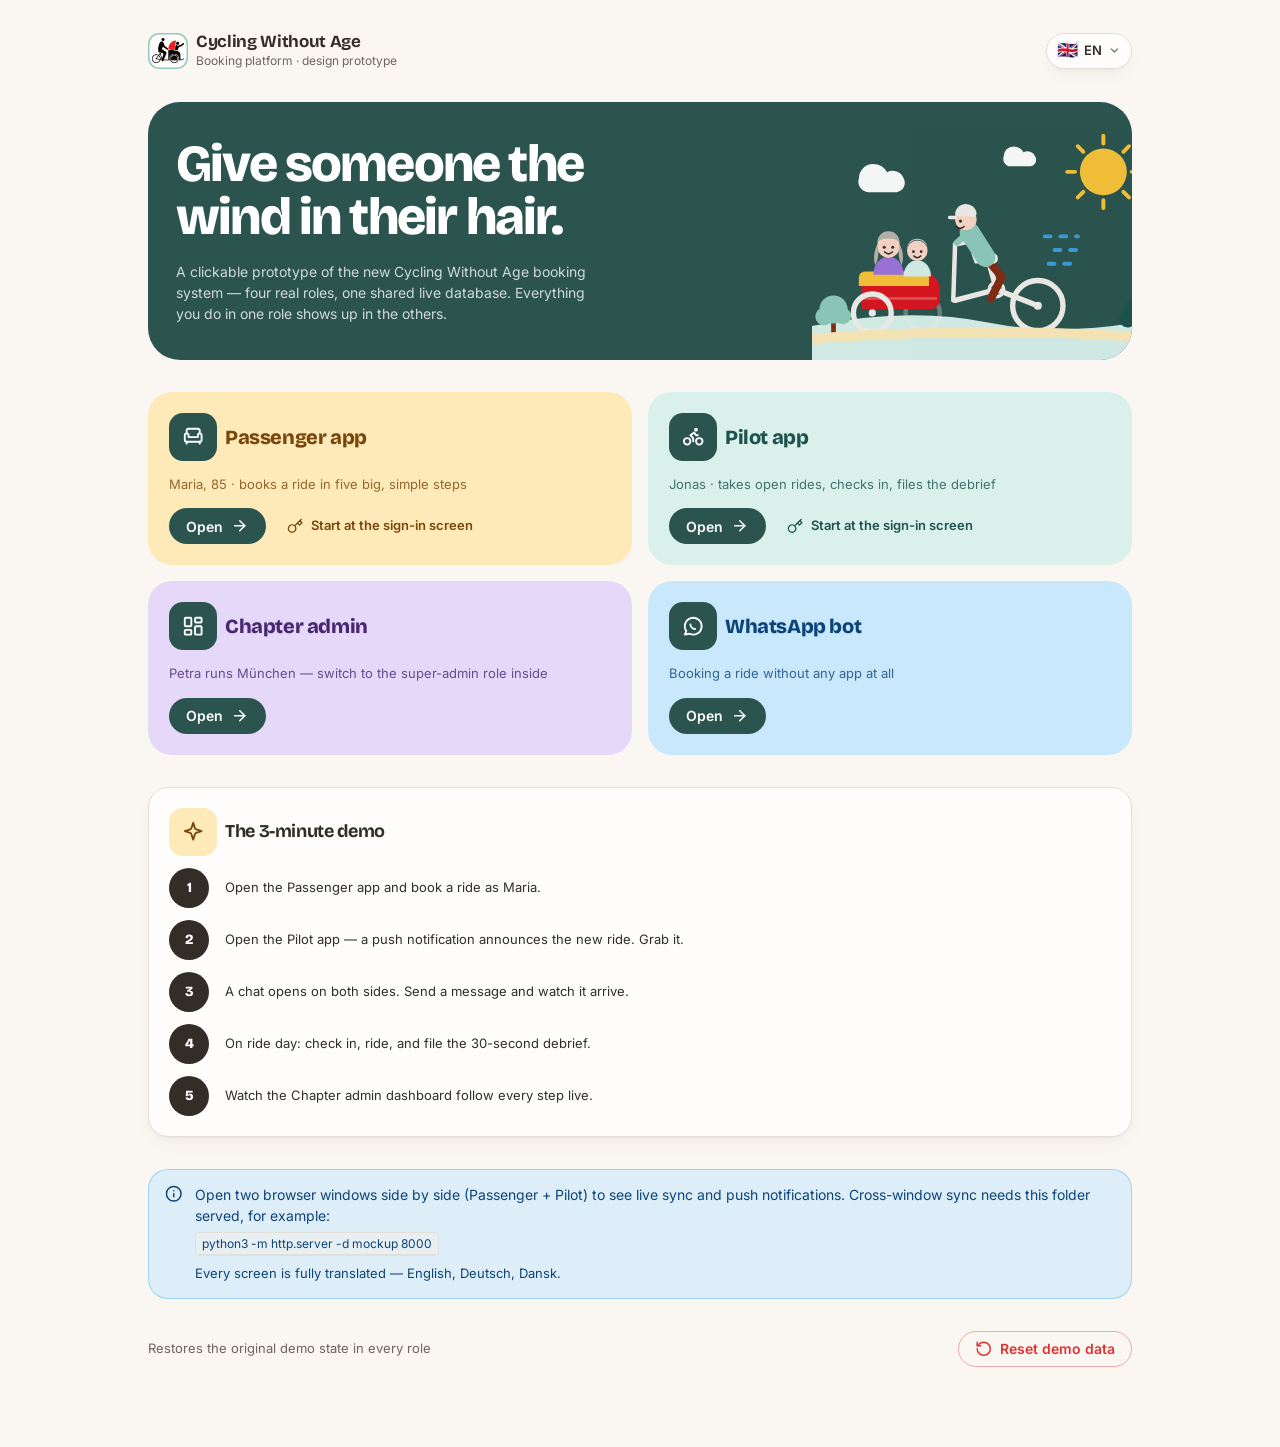
<file: mockup/index.html>
<!doctype html>
<html lang="en">
<head>
  <meta charset="utf-8">
  <meta name="viewport" content="width=device-width, initial-scale=1, viewport-fit=cover">
  <meta name="theme-color" content="#faf5ee">
  <link rel="icon" href="assets/logo.png">
  <title>Cycling Without Age — Booking Platform Mockup</title>
  <link rel="preconnect" href="https://fonts.googleapis.com">
  <link rel="preconnect" href="https://fonts.gstatic.com" crossorigin>
  <link href="https://fonts.googleapis.com/css2?family=Bricolage+Grotesque:opsz,wght@12..96,600;12..96,700;12..96,800&family=Inter:wght@400;450;500;600;700&display=swap" rel="stylesheet">
  <link rel="stylesheet" href="css/app.css">
  <link rel="stylesheet" href="css/brand.css">
  <script defer src="js/icons.js"></script>
  <script defer src="js/i18n.js"></script>
  <script defer src="js/i18n/common.js"></script>
  <script defer src="js/store.js"></script>
  <script defer src="js/ui.js"></script>
  <script defer src="js/art.js"></script>
  <script defer src="js/auth.js"></script>
  <script defer src="js/index.js"></script>
</head>
<body class="app-v3">
</body>
</html>
</file>
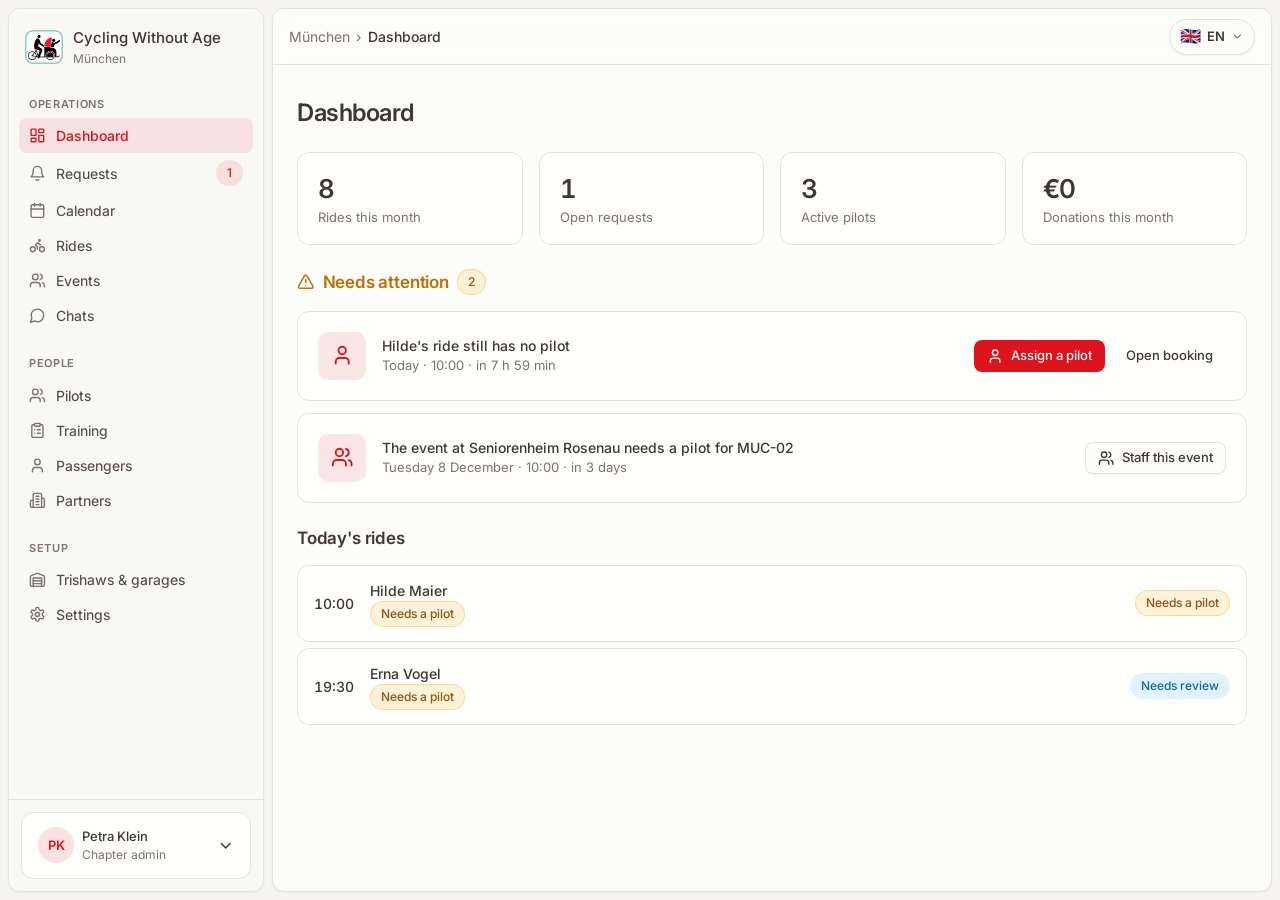
<file: mockup/admin.html>
<!doctype html>
<html lang="en">
<head>
  <meta charset="utf-8">
  <meta name="viewport" content="width=device-width, initial-scale=1, viewport-fit=cover">
  <link rel="icon" href="assets/logo.png">
  <title>CWA — Admin</title>
  <link rel="preconnect" href="https://fonts.googleapis.com">
  <link rel="preconnect" href="https://fonts.gstatic.com" crossorigin>
  <link href="https://fonts.googleapis.com/css2?family=Inter:wght@400;450;500;600;700&display=swap" rel="stylesheet">
  <link rel="stylesheet" href="css/app.css">
  <script defer src="js/icons.js"></script>
  <script defer src="js/i18n.js"></script>
  <script defer src="js/i18n/common.js"></script>
  <script defer src="js/store.js"></script>
  <script defer src="js/ui.js"></script>
  <script defer src="js/admin.js"></script>
</head>
<body>
</body>
</html>
</file>
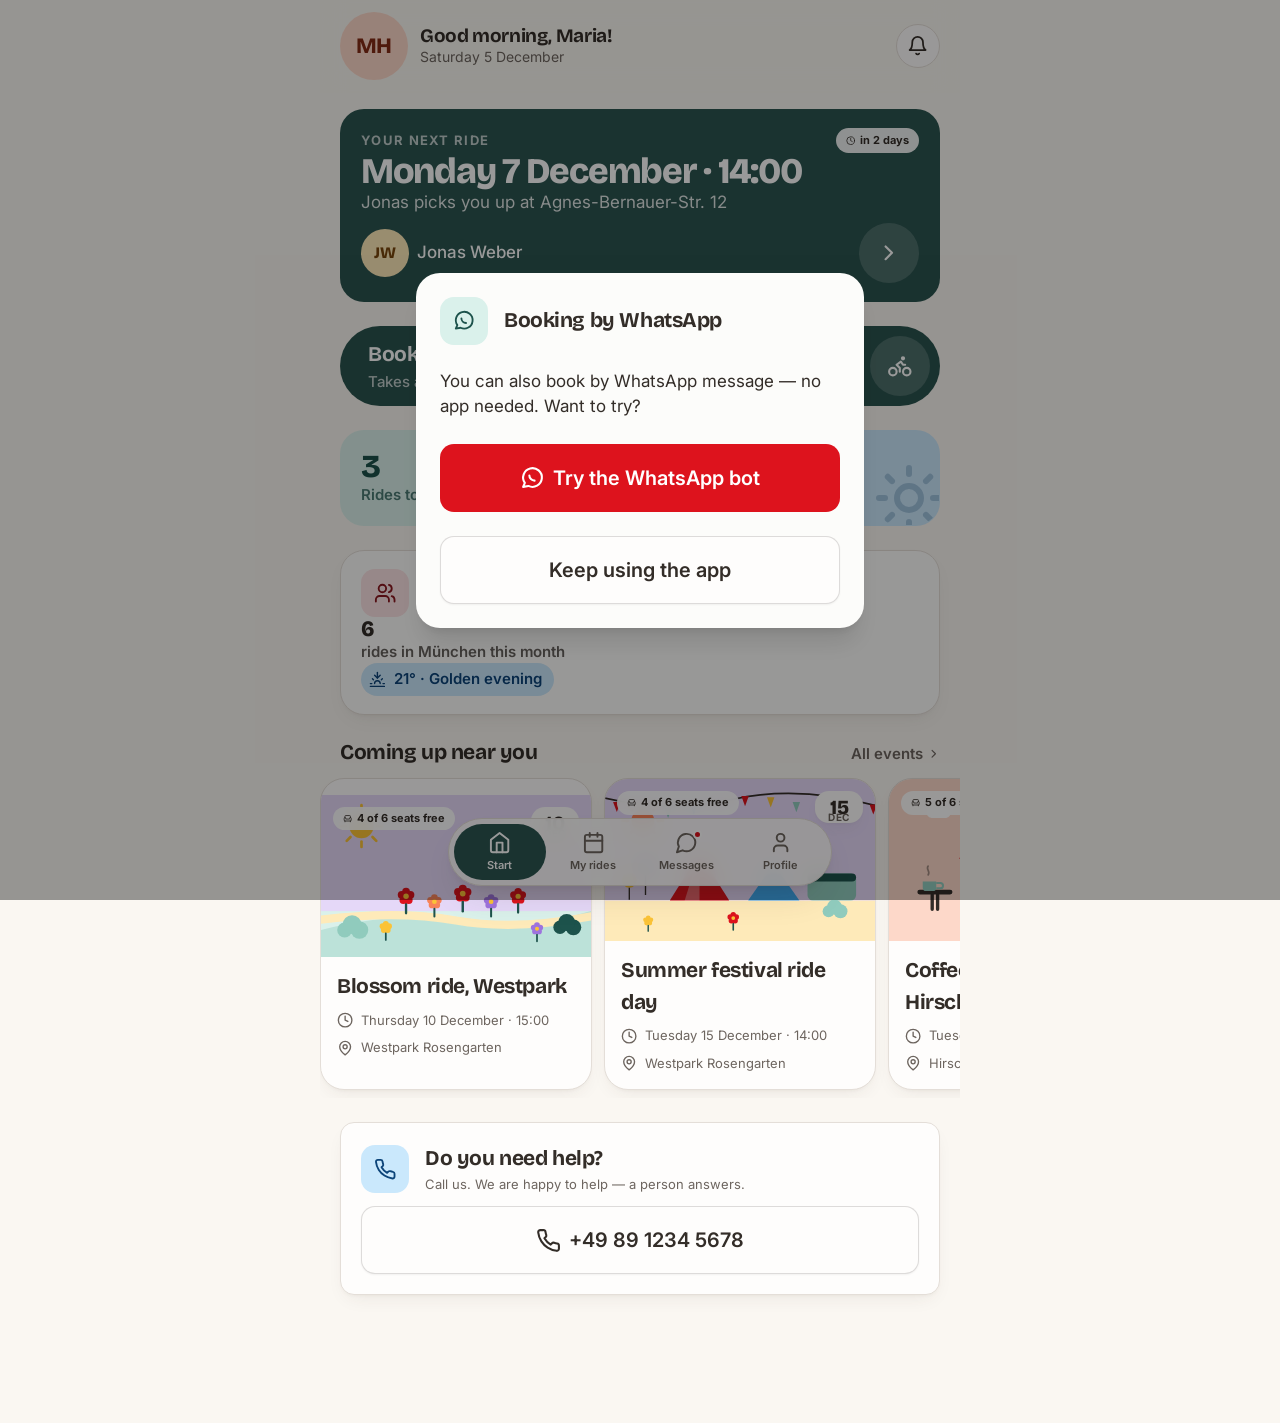
<file: mockup/passenger.html>
<!doctype html>
<html lang="en">
<head>
  <meta charset="utf-8">
  <meta name="viewport" content="width=device-width, initial-scale=1, viewport-fit=cover">
  <meta name="theme-color" content="#faf5ee">
  <link rel="icon" href="assets/logo.png">
  <title>CWA — Passenger</title>
  <link rel="preconnect" href="https://fonts.googleapis.com">
  <link rel="preconnect" href="https://fonts.gstatic.com" crossorigin>
  <link href="https://fonts.googleapis.com/css2?family=Bricolage+Grotesque:opsz,wght@12..96,600;12..96,700;12..96,800&family=Inter:wght@400;450;500;600;700&display=swap" rel="stylesheet">
  <link rel="stylesheet" href="css/app.css">
  <link rel="stylesheet" href="css/brand.css">
  <script defer src="js/icons.js"></script>
  <script defer src="js/i18n.js"></script>
  <script defer src="js/i18n/common.js"></script>
  <script defer src="js/store.js"></script>
  <script defer src="js/ui.js"></script>
  <script defer src="js/art.js"></script>
  <script defer src="js/auth.js"></script>
  <script defer src="js/passenger.js"></script>
</head>
<body class="senior app-v3">
</body>
</html>
</file>
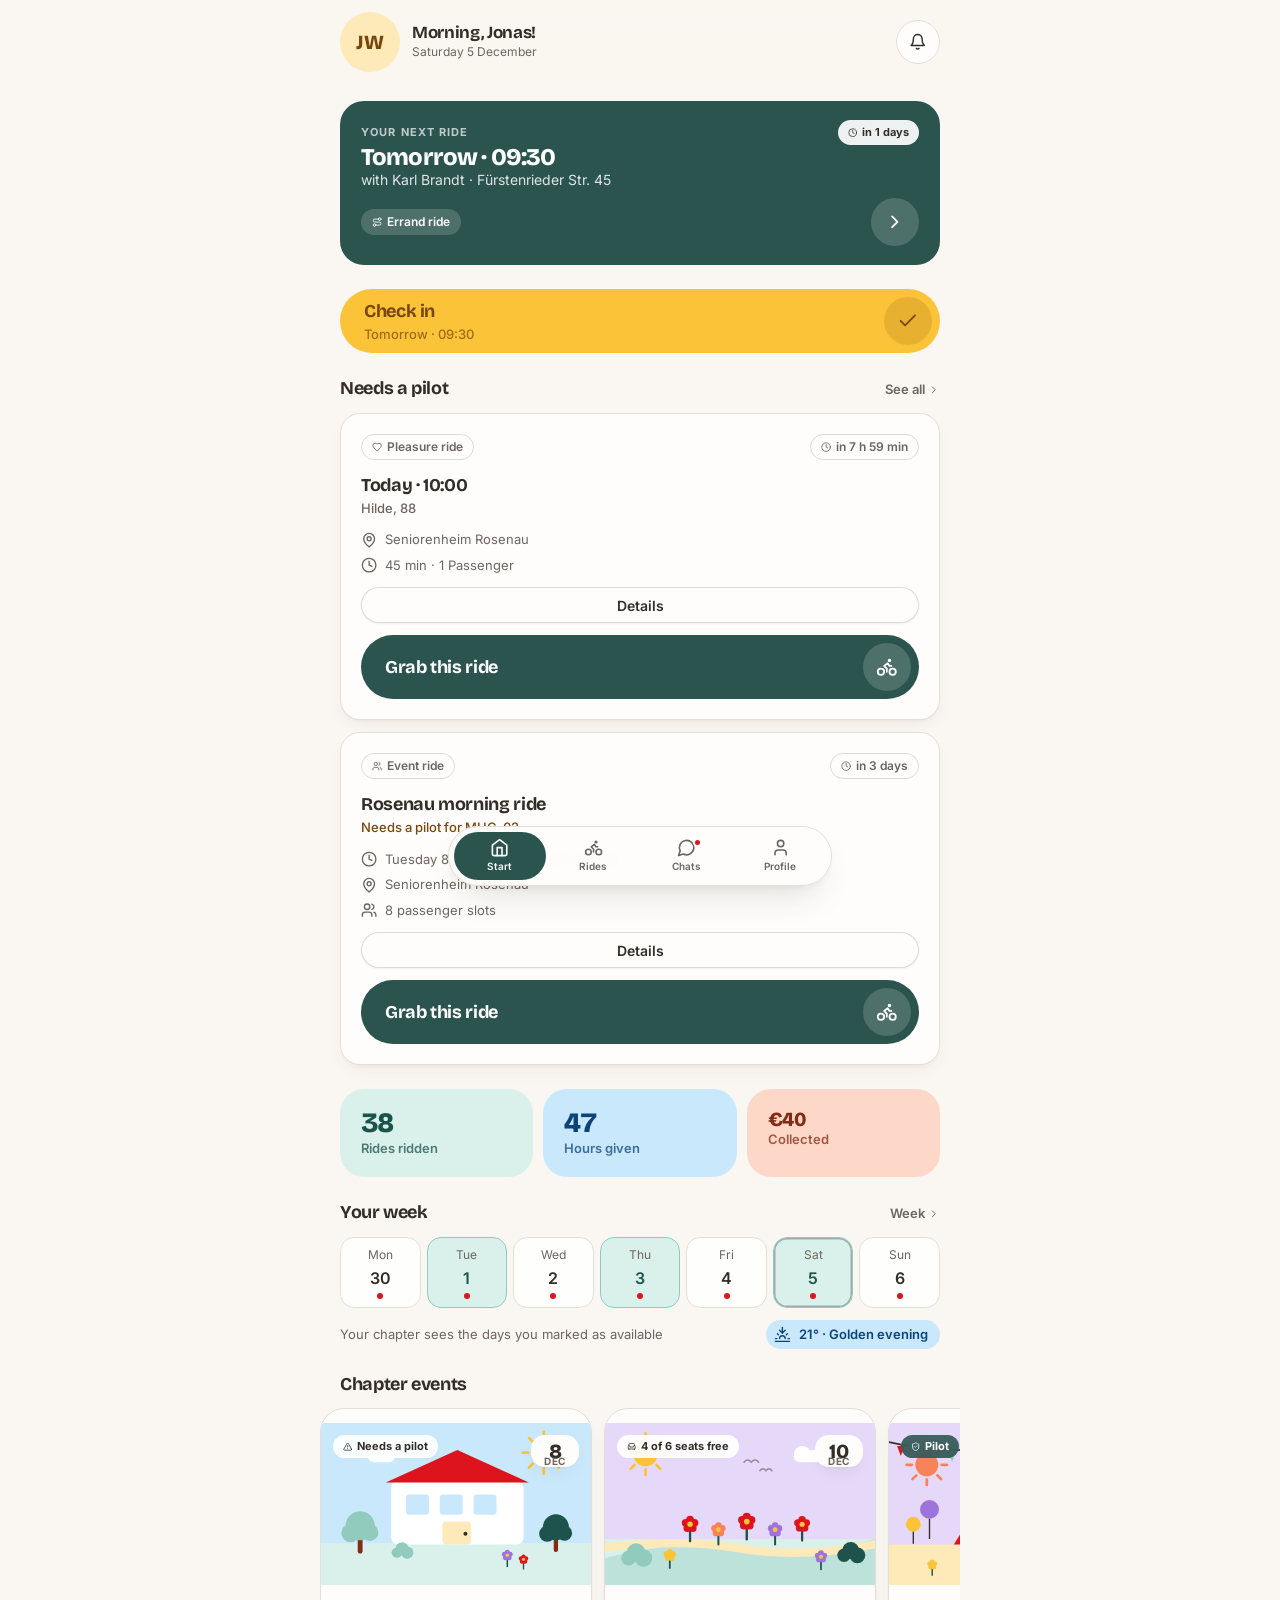
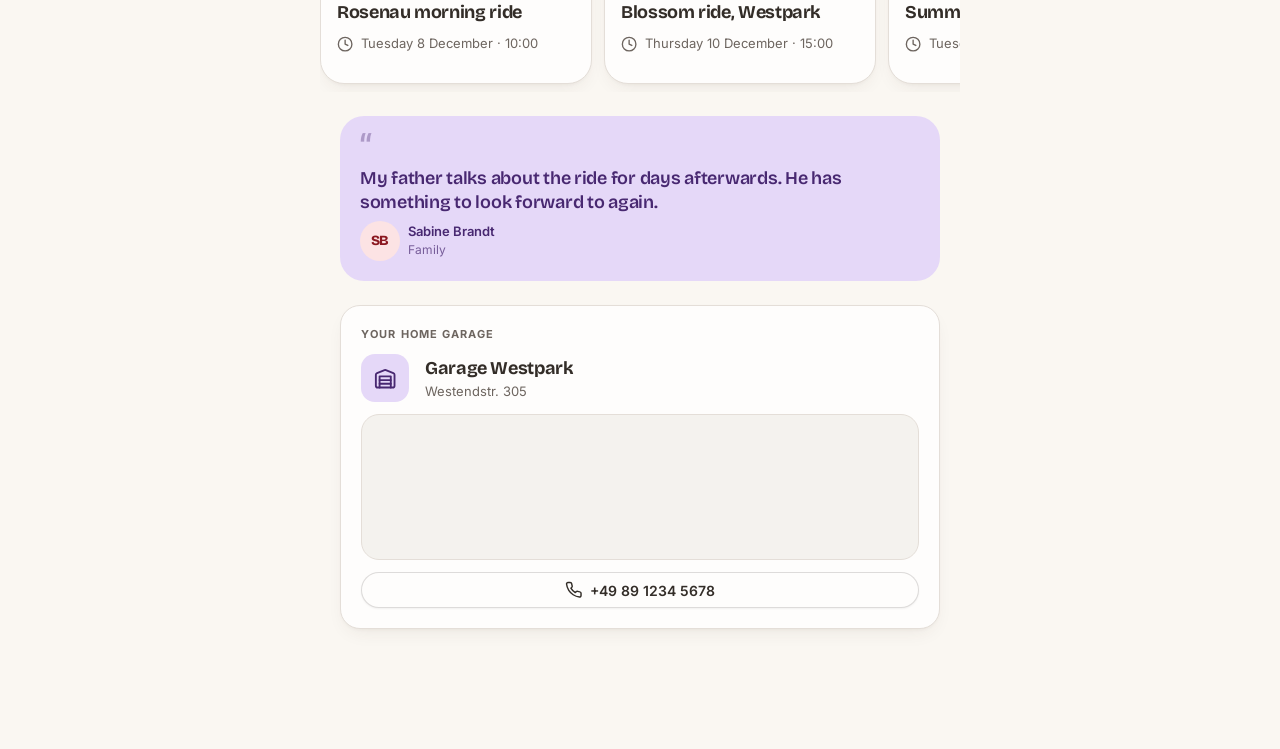
<file: mockup/pilot.html>
<!doctype html>
<html lang="en">
<head>
  <meta charset="utf-8">
  <meta name="viewport" content="width=device-width, initial-scale=1, viewport-fit=cover">
  <meta name="theme-color" content="#faf5ee">
  <link rel="icon" href="assets/logo.png">
  <title>CWA — Pilot</title>
  <link rel="preconnect" href="https://fonts.googleapis.com">
  <link rel="preconnect" href="https://fonts.gstatic.com" crossorigin>
  <link href="https://fonts.googleapis.com/css2?family=Bricolage+Grotesque:opsz,wght@12..96,600;12..96,700;12..96,800&family=Inter:wght@400;450;500;600;700&display=swap" rel="stylesheet">
  <link rel="stylesheet" href="css/app.css">
  <link rel="stylesheet" href="css/brand.css">
  <script defer src="js/icons.js"></script>
  <script defer src="js/i18n.js"></script>
  <script defer src="js/i18n/common.js"></script>
  <script defer src="js/store.js"></script>
  <script defer src="js/ui.js"></script>
  <script defer src="js/art.js"></script>
  <script defer src="js/auth.js"></script>
  <script defer src="js/pilot.js"></script>
</head>
<body class="app-v3">
</body>
</html>
</file>
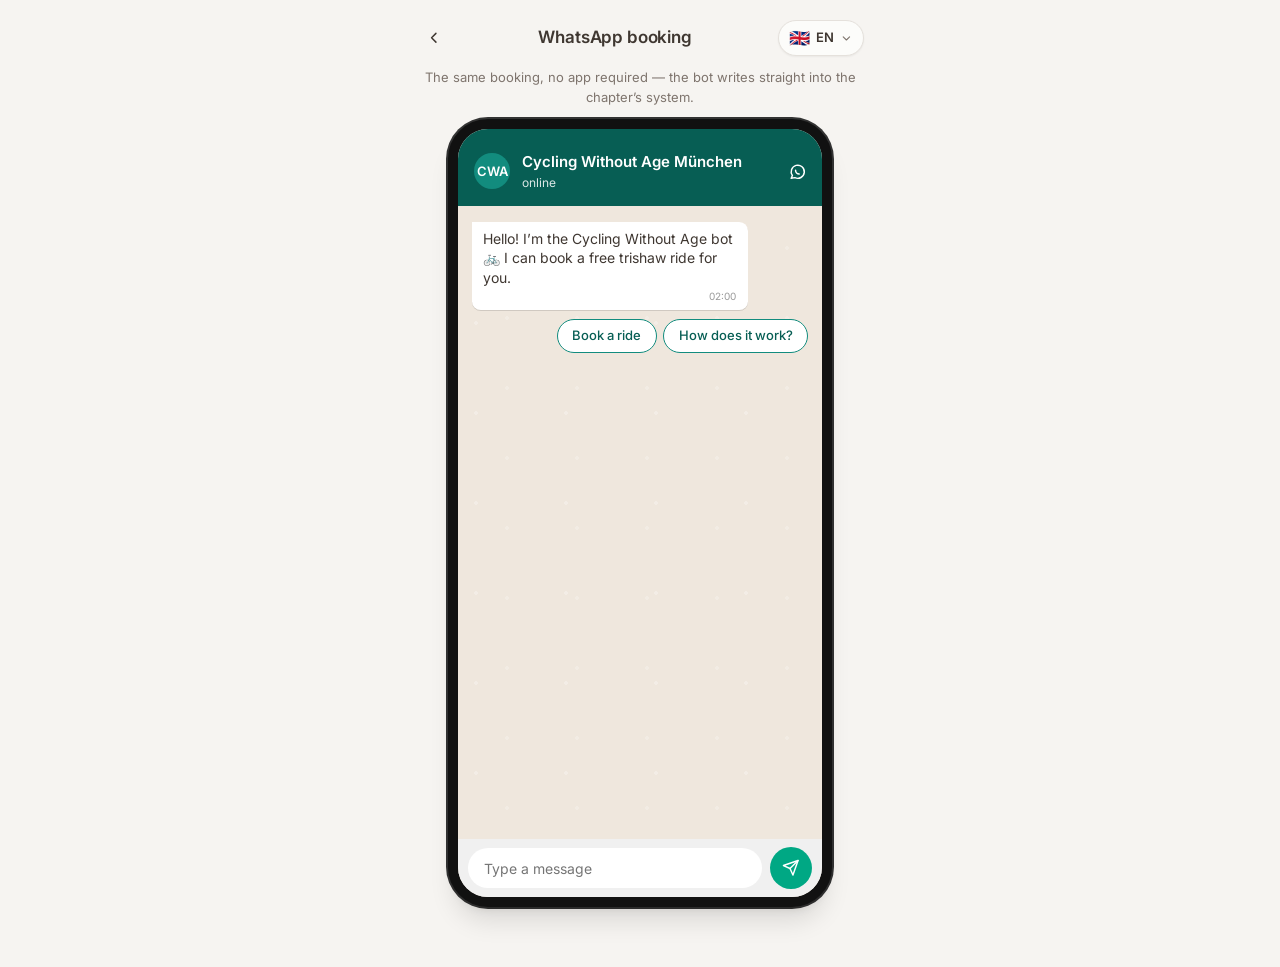
<file: mockup/whatsapp.html>
<!doctype html>
<html lang="en">
<head>
  <meta charset="utf-8">
  <meta name="viewport" content="width=device-width, initial-scale=1, viewport-fit=cover">
  <link rel="icon" href="assets/logo.png">
  <title>CWA — WhatsApp Booking</title>
  <link rel="preconnect" href="https://fonts.googleapis.com">
  <link rel="preconnect" href="https://fonts.gstatic.com" crossorigin>
  <link href="https://fonts.googleapis.com/css2?family=Inter:wght@400;450;500;600;700&display=swap" rel="stylesheet">
  <link rel="stylesheet" href="css/app.css">
  <script defer src="js/icons.js"></script>
  <script defer src="js/i18n.js"></script>
  <script defer src="js/i18n/common.js"></script>
  <script defer src="js/store.js"></script>
  <script defer src="js/ui.js"></script>
  <script defer src="js/whatsapp.js"></script>
</head>
<body style="background:hsl(36 24% 95.5%)">
</body>
</html>
</file>
<file: mockup/css/app.css>
/* ==========================================================================
   Cycling Without Age — mockup design system
   Recreates the Lebenshilfe (shadcn "new-york") look in plain CSS,
   primary color swapped to CWA red.
   ========================================================================== */

:root {
  /* warm, low-glare neutrals — softened from the stark white/near-black
     shadcn defaults so text and surfaces stop fighting each other */
  --background: 40 30% 98.5%;
  --foreground: 24 12% 22%;
  --card: 40 36% 99.4%;
  --card-foreground: 24 12% 22%;
  --popover: 40 36% 99.4%;
  --primary: 357 84% 47%;            /* CWA red, from the logo */
  --primary-foreground: 0 0% 100%;
  --secondary: 36 20% 94.5%;
  --secondary-foreground: 24 10% 28%;
  --muted: 36 20% 94.5%;
  --muted-foreground: 24 7% 46%;
  --accent: 36 20% 94.5%;
  --accent-foreground: 24 10% 28%;
  --destructive: 0 74% 54%;
  --destructive-foreground: 0 0% 98%;
  --border: 32 16% 88%;
  --input: 32 16% 88%;
  --ring: 357 84% 47%;
  --radius: 0.625rem;

  --amber-bg: 45 93% 47%;
  /* CWA teal #92CBBE, darkened to stay legible as a foreground on light tints */
  --emerald: 170 42% 28%;
  --teal: 166 36% 68%;               /* #92CBBE itself, for fills and accents */
  --sky: 199 89% 48%;

  --shadow-sm: 0 1px 2px 0 rgb(0 0 0 / 0.05);
  --shadow-md: 0 4px 6px -1px rgb(0 0 0 / 0.07), 0 2px 4px -2px rgb(0 0 0 / 0.07);
  --shadow-lg: 0 10px 15px -3px rgb(0 0 0 / 0.1), 0 4px 6px -4px rgb(0 0 0 / 0.1);
  --shadow-xl: 0 20px 25px -5px rgb(0 0 0 / 0.1), 0 8px 10px -6px rgb(0 0 0 / 0.1);

  --font-sans: Inter, ui-sans-serif, system-ui, -apple-system, BlinkMacSystemFont,
    "Segoe UI", Roboto, "Helvetica Neue", Arial, sans-serif;
}

*, *::before, *::after { box-sizing: border-box; border-color: hsl(var(--border)); }
* { margin: 0; padding: 0; }

html { height: 100%; }
body {
  min-height: 100%;
  font-family: var(--font-sans);
  font-size: 14px;
  line-height: 1.5;
  color: hsl(var(--foreground));
  background: hsl(var(--background));
  -webkit-font-smoothing: antialiased;
  text-rendering: optimizeLegibility;
}

img, svg { display: block; max-width: 100%; }
svg.icon { width: 1.25em; height: 1.25em; flex: none; }
button { font: inherit; color: inherit; background: none; border: none; cursor: pointer; }
a { color: inherit; text-decoration: none; }
h1, h2, h3, h4 { font-weight: 600; line-height: 1.3; letter-spacing: -0.01em; }

::selection { background: hsl(var(--primary) / 0.15); }

/* Focus rings — 3px ring at 50% like Lebenshilfe */
:focus-visible {
  outline: none;
  box-shadow: 0 0 0 3px hsl(var(--ring) / 0.4);
  border-radius: calc(var(--radius) - 4px);
}
.input:focus-visible, .textarea:focus-visible, .select:focus-visible {
  border-color: hsl(var(--ring));
  box-shadow: 0 0 0 3px hsl(var(--ring) / 0.25);
}

/* ==========================================================================
   Buttons
   ========================================================================== */
.btn {
  display: inline-flex;
  align-items: center;
  justify-content: center;
  gap: 0.5rem;
  height: 2.25rem;                 /* h-9 */
  padding: 0 1rem;
  border-radius: calc(var(--radius) - 2px);
  font-size: 0.875rem;
  font-weight: 500;
  white-space: nowrap;
  user-select: none;
  -webkit-user-select: none;
  touch-action: manipulation;
  transition: all 100ms ease-out;
  border: 1px solid transparent;
}
.btn:active { transform: scale(0.97); filter: brightness(0.95); }
.btn:disabled { opacity: 0.5; pointer-events: none; }

.btn-primary { background: hsl(var(--primary)); color: hsl(var(--primary-foreground)); }
.btn-primary:hover { background: hsl(var(--primary) / 0.9); }
.btn-secondary { background: hsl(var(--secondary)); color: hsl(var(--secondary-foreground)); }
.btn-secondary:hover { background: hsl(var(--secondary) / 0.8); }
.btn-outline { background: hsl(var(--background)); border-color: hsl(var(--input)); box-shadow: var(--shadow-sm); }
.btn-outline:hover { background: hsl(var(--accent)); }
.btn-ghost { background: transparent; }
.btn-ghost:hover { background: hsl(var(--accent)); }
.btn-destructive { background: hsl(var(--destructive)); color: hsl(var(--destructive-foreground)); }
.btn-destructive-outline { background: transparent; border-color: hsl(var(--destructive) / 0.4); color: hsl(var(--destructive)); }
.btn-destructive-outline:hover { background: hsl(var(--destructive) / 0.06); }
.btn-emerald { background: hsl(var(--emerald)); color: white; }

.btn-sm { height: 2rem; padding: 0 0.75rem; font-size: 0.8125rem; }
.btn-lg { height: 2.75rem; padding: 0 1.25rem; font-size: 0.9375rem; }
.btn-xl { height: 3.5rem; padding: 0 1.5rem; font-size: 1.0625rem; border-radius: var(--radius); }
.btn-block { width: 100%; }

.icon-btn {
  display: inline-flex; align-items: center; justify-content: center;
  width: 2.25rem; height: 2.25rem; border-radius: calc(var(--radius) - 2px);
  transition: all 100ms ease-out; color: hsl(var(--foreground));
}
.icon-btn:hover { background: hsl(var(--accent)); }
.icon-btn:active { transform: scale(0.94); }

/* ==========================================================================
   Cards / tiles
   ========================================================================== */
.card {
  background: hsl(var(--card));
  border: 1px solid hsl(var(--border));
  border-radius: 0.75rem;
  padding: 1.25rem;
}
.card-tight { padding: 0.875rem 1rem; }
.card-flush { padding: 0; overflow: hidden; }

.link-card {
  display: flex; align-items: center; gap: 1rem;
  background: hsl(var(--card));
  border: 1px solid hsl(var(--border));
  border-radius: 0.75rem;
  padding: 1.125rem 1.25rem;
  transition: all 100ms ease-out;
  cursor: pointer;
  text-align: left;
  width: 100%;
}
.link-card:hover { border-color: hsl(var(--primary) / 0.4); background: hsl(var(--accent) / 0.5); }
.link-card:hover .link-card-chevron { transform: translateX(2px); color: hsl(var(--foreground)); }
.link-card:active { transform: scale(0.98); filter: brightness(0.97); }
.link-card-chevron { color: hsl(var(--muted-foreground)); transition: all 100ms ease-out; margin-left: auto; }

.icon-tile {
  display: flex; align-items: center; justify-content: center; flex: none;
  width: 3rem; height: 3rem;
  border-radius: 0.625rem;
  background: hsl(var(--primary) / 0.1);
  color: hsl(var(--primary));
}
.icon-tile svg.icon { width: 1.4rem; height: 1.4rem; }
.icon-tile-sm { width: 2.25rem; height: 2.25rem; border-radius: 0.5rem; }
.icon-tile-sm svg.icon { width: 1.1rem; height: 1.1rem; }

.stat-tile {
  background: hsl(var(--card));
  border: 1px solid hsl(var(--border));
  border-radius: 0.75rem;
  padding: 1rem 1.25rem;
}
.stat-value { font-size: 1.625rem; font-weight: 600; letter-spacing: -0.02em; font-variant-numeric: tabular-nums; }
.stat-label { font-size: 0.8125rem; color: hsl(var(--muted-foreground)); }
.stat-trend { font-size: 0.75rem; color: hsl(var(--emerald)); font-weight: 500; }

/* ==========================================================================
   Badges / chips
   ========================================================================== */
.badge {
  display: inline-flex; align-items: center; gap: 0.3rem;
  border-radius: 999px;
  padding: 0.1875rem 0.625rem;
  font-size: 0.75rem;
  font-weight: 500;
  border: 1px solid transparent;
  white-space: nowrap;
}
.badge svg.icon { width: 0.85em; height: 0.85em; }
.badge-muted { background: hsl(var(--muted)); color: hsl(var(--secondary-foreground)); }
.badge-outline { border-color: hsl(var(--border)); color: hsl(var(--muted-foreground)); }
.badge-primary { background: hsl(var(--primary) / 0.1); color: hsl(var(--primary)); }
.badge-amber { background: hsl(45 93% 47% / 0.15); color: hsl(30 80% 32%); border-color: hsl(45 93% 47% / 0.3); }
.badge-emerald { background: hsl(var(--emerald) / 0.1); color: hsl(var(--emerald)); }
.badge-sky { background: hsl(var(--sky) / 0.12); color: hsl(200 90% 32%); }
.badge-red { background: hsl(var(--destructive) / 0.1); color: hsl(var(--destructive)); }

.chip {
  display: inline-flex; align-items: center; justify-content: center; gap: 0.4rem;
  height: 2.25rem;
  padding: 0 0.875rem;
  border-radius: 999px;
  border: 1px solid hsl(var(--input));
  background: hsl(var(--background));
  font-size: 0.875rem;
  font-weight: 500;
  transition: all 100ms ease-out;
  cursor: pointer;
  user-select: none;
}
.chip:hover { background: hsl(var(--accent)); }
.chip:active { transform: scale(0.96); }
.chip.active {
  background: hsl(var(--primary));
  border-color: hsl(var(--primary));
  color: hsl(var(--primary-foreground));
}

/* ==========================================================================
   Forms
   ========================================================================== */
.field { display: flex; flex-direction: column; gap: 0.4rem; }
.label { font-size: 0.875rem; font-weight: 500; }
.hint { font-size: 0.8125rem; color: hsl(var(--muted-foreground)); }

.input, .textarea, .select {
  width: 100%;
  height: 2.5rem;
  padding: 0 0.75rem;
  border: 1px solid hsl(var(--input));
  border-radius: calc(var(--radius) - 2px);
  background: hsl(var(--background));
  font: inherit;
  font-size: 0.9375rem;
  color: hsl(var(--foreground));
  box-shadow: var(--shadow-sm);
  transition: border-color 100ms ease-out, box-shadow 100ms ease-out;
}
.textarea { height: auto; min-height: 5rem; padding: 0.625rem 0.75rem; resize: vertical; }
.select {
  appearance: none;
  background-image: url("data:image/svg+xml,%3Csvg xmlns='http://www.w3.org/2000/svg' width='16' height='16' viewBox='0 0 24 24' fill='none' stroke='%23737373' stroke-width='2' stroke-linecap='round' stroke-linejoin='round'%3E%3Cpath d='m6 9 6 6 6-6'/%3E%3C/svg%3E");
  background-repeat: no-repeat;
  background-position: right 0.625rem center;
  padding-right: 2.25rem;
}
.input::placeholder, .textarea::placeholder { color: hsl(var(--muted-foreground)); }
input[type="range"] { accent-color: hsl(var(--primary)); }

/* checkbox row (waivers, checklists) */
.check-row {
  display: flex; align-items: flex-start; gap: 0.75rem;
  padding: 0.875rem 1rem;
  border: 1px solid hsl(var(--border));
  border-radius: var(--radius);
  cursor: pointer;
  transition: all 100ms ease-out;
  background: hsl(var(--card));
}
.check-row:hover { background: hsl(var(--accent) / 0.5); }
.check-row input[type="checkbox"] { width: 1.25rem; height: 1.25rem; margin-top: 0.1rem; accent-color: hsl(var(--primary)); flex: none; cursor: pointer; }
.check-row.checked { border-color: hsl(var(--emerald) / 0.5); background: hsl(var(--emerald) / 0.05); }

/* switch */
.switch { position: relative; display: inline-block; width: 2.75rem; height: 1.625rem; flex: none; }
.switch input { opacity: 0; width: 0; height: 0; }
.switch-slider {
  position: absolute; inset: 0; border-radius: 999px;
  background: hsl(var(--muted)); border: 1px solid hsl(var(--border));
  transition: all 150ms ease-out; cursor: pointer;
}
.switch-slider::before {
  content: ""; position: absolute; width: 1.25rem; height: 1.25rem;
  left: 2px; top: 50%; transform: translateY(-50%);
  border-radius: 999px; background: white; box-shadow: var(--shadow-sm);
  transition: all 150ms ease-out;
}
.switch input:checked + .switch-slider { background: hsl(var(--primary)); border-color: hsl(var(--primary)); }
.switch input:checked + .switch-slider::before { left: calc(100% - 1.375rem); }
.switch input:focus-visible + .switch-slider { box-shadow: 0 0 0 3px hsl(var(--ring) / 0.4); }

/* segmented control (language switcher) */
.seg {
  display: inline-flex; gap: 2px;
  background: hsl(var(--muted));
  border-radius: calc(var(--radius) - 2px);
  padding: 2px;
}
.seg button {
  padding: 0.3rem 0.7rem;
  border-radius: calc(var(--radius) - 4px);
  font-size: 0.8125rem; font-weight: 500;
  color: hsl(var(--muted-foreground));
  transition: all 100ms ease-out;
}
.seg button.active { background: hsl(var(--background)); color: hsl(var(--foreground)); box-shadow: var(--shadow-sm); }

/* language switcher — flag + code trigger, dropdown of flag + native name */
.lang-menu { position: relative; flex: none; }
.lang-menu-btn {
  display: inline-flex; align-items: center; gap: 0.375rem;
  height: 2.25rem;
  padding: 0 0.625rem 0 0.625rem;
  border-radius: 999px;
  border: 1px solid hsl(var(--input));
  background: hsl(var(--background));
  box-shadow: var(--shadow-sm);
  font-size: 0.8125rem; font-weight: 600;
  transition: all 100ms ease-out;
}
.lang-menu-btn:hover { background: hsl(var(--accent)); }
.lang-menu-btn svg.icon { width: 0.8rem; height: 0.8rem; color: hsl(var(--muted-foreground)); transition: transform 150ms ease-out; }
.lang-menu.open .lang-menu-btn svg.icon { transform: rotate(180deg); }
.lang-flag { font-size: 1.0625rem; line-height: 1; }
.lang-menu-list {
  position: absolute; top: calc(100% + 0.375rem); right: 0; z-index: 50;
  min-width: 10rem;
  background: hsl(var(--popover));
  border: 1px solid hsl(var(--border));
  border-radius: 0.75rem;
  box-shadow: var(--shadow-lg);
  padding: 0.375rem;
  display: none;
  flex-direction: column;
  gap: 0.125rem;
}
.lang-menu.open .lang-menu-list { display: flex; }
.lang-menu-item {
  display: flex; align-items: center; gap: 0.625rem;
  width: 100%; padding: 0.5rem 0.625rem;
  border-radius: 0.5rem;
  font-size: 0.875rem; font-weight: 500;
  text-align: left;
  transition: background 100ms ease-out;
}
.lang-menu-item:hover { background: hsl(var(--accent)); }
.lang-menu-item.active { color: hsl(var(--primary)); font-weight: 600; }
.lang-menu-item svg.icon { width: 0.9rem; height: 0.9rem; margin-left: auto; flex: none; }
body.senior .lang-menu-btn { height: 2.75rem; font-size: 0.9375rem; padding: 0 0.75rem; }
body.senior .lang-menu-item { padding: 0.75rem 0.75rem; font-size: 1rem; }

/* ==========================================================================
   Tables (desktop) + record cards (mobile)
   ========================================================================== */
.table-wrap { overflow-x: auto; border: 1px solid hsl(var(--border)); border-radius: 0.75rem; background: hsl(var(--card)); }
table.table { width: 100%; border-collapse: collapse; font-size: 0.875rem; }
.table th {
  height: 2.5rem; padding: 0 0.75rem; text-align: left;
  font-size: 0.8125rem; font-weight: 500; color: hsl(var(--muted-foreground));
  border-bottom: 1px solid hsl(var(--border));
  white-space: nowrap;
}
.table td { padding: 0.625rem 0.75rem; border-bottom: 1px solid hsl(var(--border)); white-space: nowrap; vertical-align: middle; }
.table tbody tr:last-child td { border-bottom: none; }
.table tbody tr { transition: background 100ms ease-out; }
.table tbody tr:hover { background: hsl(var(--muted) / 0.5); }
.table tbody tr.clickable { cursor: pointer; }

.record-card {
  display: block; width: 100%; text-align: left;
  background: hsl(var(--card));
  border: 1px solid hsl(var(--border));
  border-radius: 0.75rem;
  padding: 0.875rem 1rem;
  transition: all 100ms ease-out;
}
.record-card:active { transform: scale(0.98); }
button.record-card:hover, a.record-card:hover { border-color: hsl(var(--primary) / 0.4); }

@media (min-width: 768px) {
  .cards-mobile { display: none; }
}
@media (max-width: 767.98px) {
  .table-desktop { display: none; }
  .cards-mobile { display: flex; flex-direction: column; gap: 0.625rem; }
}

/* ==========================================================================
   Admin shell — inset sidebar
   ========================================================================== */
.shell { display: flex; min-height: 100vh; min-height: 100dvh; background: hsl(36 24% 95.5%); }

.sidebar {
  width: 16rem; flex: none;
  margin: 0.5rem 0 0.5rem 0.5rem;
  display: flex; flex-direction: column;
  background: hsl(40 28% 97.5% / 0.7);
  backdrop-filter: blur(8px);
  -webkit-backdrop-filter: blur(8px);
  border: 1px solid hsl(var(--border));
  border-radius: 0.75rem;
  box-shadow: var(--shadow-sm);
  overflow-y: auto;
}
.sidebar-header { display: flex; align-items: center; gap: 0.625rem; padding: 1.125rem 1rem 0.875rem; }
.sidebar-logo {
  width: 2.375rem; height: 2.125rem; flex: none;
  border-radius: 0.5rem; padding: 0.2rem;
  background: white;
  box-shadow: inset 0 0 0 1.5px hsl(var(--teal));
  display: flex; align-items: center; justify-content: center;
}
.sidebar-logo img { width: 100%; height: 100%; object-fit: contain; }
.sidebar-group { padding: 0.5rem 0.625rem; }
.sidebar-group-label {
  padding: 0.375rem 0.625rem; font-size: 0.6875rem; font-weight: 600;
  text-transform: uppercase; letter-spacing: 0.06em;
  color: hsl(var(--muted-foreground));
}
.sidebar-item {
  display: flex; align-items: center; gap: 0.625rem;
  width: 100%; padding: 0.4375rem 0.625rem;
  border-radius: calc(var(--radius) - 2px);
  font-size: 0.875rem; font-weight: 450;
  color: hsl(24 10% 30%);
  transition: all 100ms ease-out;
  text-align: left;
}
.sidebar-item svg.icon { width: 1.05rem; height: 1.05rem; color: hsl(var(--muted-foreground)); }
.sidebar-item:hover { background: hsl(36 18% 93%); }
.sidebar-item.active { background: hsl(var(--primary) / 0.09); color: hsl(var(--primary)); font-weight: 500; }
.sidebar-item.active svg.icon { color: hsl(var(--primary)); }
.sidebar-item .badge { margin-left: auto; }
.sidebar-footer { margin-top: auto; padding: 0.75rem; border-top: 1px solid hsl(var(--border)); }

.inset {
  flex: 1; display: flex; flex-direction: column; min-width: 0;
  margin: 0.5rem;
  background: hsl(var(--background));
  border-radius: 0.75rem;
  box-shadow: var(--shadow-sm);
  border: 1px solid hsl(var(--border));
  overflow: hidden;
}
.inset-header {
  position: sticky; top: 0; z-index: 20;
  display: flex; align-items: center; gap: 0.75rem;
  height: 3.5rem; flex: none;
  padding: 0 1rem;
  border-bottom: 1px solid hsl(var(--border));
  background: hsl(var(--background) / 0.7);
  backdrop-filter: blur(8px);
  -webkit-backdrop-filter: blur(8px);
}
.breadcrumb { display: flex; align-items: center; gap: 0.4rem; font-size: 0.875rem; color: hsl(var(--muted-foreground)); min-width: 0; }
.breadcrumb .current { font-weight: 500; color: hsl(var(--foreground)); white-space: nowrap; overflow: hidden; text-overflow: ellipsis; }
.inset-body { flex: 1; overflow-y: auto; }
.page { max-width: 80rem; margin: 0 auto; width: 100%; padding: 1.5rem 1rem 6rem; }

@media (min-width: 768px) {
  .page { padding: 2rem 1.5rem; }
}
@media (max-width: 767.98px) {
  .sidebar { display: none; }
  .inset { margin: 0; border-radius: 0; border: none; box-shadow: none; }
  .inset-header { border-radius: 0; }
}

/* ==========================================================================
   Mobile app shell (passenger / pilot)
   ========================================================================== */
.app { max-width: 40rem; margin: 0 auto; min-height: 100vh; min-height: 100dvh; display: flex; flex-direction: column; }
.app-header {
  position: sticky; top: 0; z-index: 30;
  display: flex; align-items: center; gap: 0.75rem;
  min-height: 3.5rem;
  padding: 0.5rem 1rem;
  padding-top: calc(0.5rem + env(safe-area-inset-top));
  background: hsl(var(--background) / 0.85);
  backdrop-filter: blur(10px);
  -webkit-backdrop-filter: blur(10px);
  border-bottom: 1px solid hsl(var(--border));
}
.app-title { font-size: 1.0625rem; font-weight: 600; letter-spacing: -0.01em; }
.app-body { flex: 1; padding: 1rem 1rem 7rem; }

.tabbar {
  position: fixed; left: 0; right: 0; bottom: 0; z-index: 40;
  display: grid; grid-auto-flow: column; grid-auto-columns: 1fr;
  max-width: 40rem; margin: 0 auto;
  border-top: 1px solid hsl(var(--border));
  background: hsl(var(--background) / 0.95);
  backdrop-filter: blur(10px);
  -webkit-backdrop-filter: blur(10px);
  padding-bottom: env(safe-area-inset-bottom);
}
.tabbar button {
  display: flex; flex-direction: column; align-items: center; justify-content: center; gap: 0.2rem;
  min-height: 3.5rem;
  font-size: 0.6875rem; font-weight: 500;
  color: hsl(var(--muted-foreground));
  transition: color 100ms ease-out;
  position: relative;
}
.tabbar button svg.icon { width: 1.35rem; height: 1.35rem; }
.tabbar button.active { color: hsl(var(--primary)); }
@media (min-width: 768px) { .tabbar.mobile-only { display: none; } }
.tabbar .tab-dot {
  position: absolute; top: 0.45rem; right: calc(50% - 1rem);
  width: 0.55rem; height: 0.55rem; border-radius: 999px;
  background: hsl(var(--primary)); border: 2px solid hsl(var(--background));
}

/* ==========================================================================
   Senior mode — passenger app
   ========================================================================== */
body.senior { font-size: 17px; }
body.senior .app-body { padding: 1.25rem 1.25rem 3rem; }
body.senior .btn { font-size: 1rem; height: 3rem; border-radius: var(--radius); }
body.senior .btn-xl { height: 4.25rem; font-size: 1.25rem; font-weight: 600; border-radius: 0.875rem; }
body.senior .btn-sm { height: 2.5rem; font-size: 0.9375rem; }
body.senior .chip { height: 3.25rem; font-size: 1.0625rem; padding: 0 1.25rem; border-radius: 0.875rem; }
body.senior .input, body.senior .select { height: 3.25rem; font-size: 1.125rem; }
body.senior .label { font-size: 1.0625rem; }
body.senior .hint { font-size: 0.9375rem; }
body.senior .card { border-radius: 0.875rem; }
body.senior .check-row { padding: 1.125rem 1.25rem; }
body.senior .check-row input[type="checkbox"] { width: 1.625rem; height: 1.625rem; }

.wizard-question { font-size: 1.5rem; font-weight: 600; letter-spacing: -0.02em; line-height: 1.25; }

.progress-dots { display: flex; gap: 0.5rem; justify-content: center; }
.progress-dots span {
  width: 0.5rem; height: 0.5rem; border-radius: 999px;
  background: hsl(var(--border)); transition: all 200ms ease-out;
}
.progress-dots span.done { background: hsl(var(--primary) / 0.4); }
.progress-dots span.current { background: hsl(var(--primary)); width: 1.5rem; }

.big-option {
  display: flex; align-items: center; gap: 1rem; width: 100%; text-align: left;
  border: 1.5px solid hsl(var(--border));
  border-radius: 0.875rem;
  padding: 1.125rem 1.25rem;
  background: hsl(var(--card));
  transition: all 100ms ease-out;
  cursor: pointer;
  font-size: 1.0625rem; font-weight: 500;
}
.big-option .hint { font-weight: 400; }
.big-option:hover { border-color: hsl(var(--primary) / 0.5); }
.big-option:active { transform: scale(0.98); }
.big-option.selected {
  border-color: hsl(var(--primary));
  background: hsl(var(--primary) / 0.05);
  box-shadow: 0 0 0 1px hsl(var(--primary));
}

/* ==========================================================================
   Status timeline
   ========================================================================== */
.timeline { display: flex; flex-direction: column; }
.timeline-step { display: flex; gap: 0.875rem; position: relative; padding-bottom: 1.25rem; }
.timeline-step:last-child { padding-bottom: 0; }
.timeline-step::before {
  content: ""; position: absolute; left: 0.5625rem; top: 1.375rem; bottom: 0.125rem;
  width: 2px; background: hsl(var(--border));
}
.timeline-step:last-child::before { display: none; }
.timeline-dot {
  width: 1.25rem; height: 1.25rem; border-radius: 999px; flex: none; z-index: 1;
  border: 2px solid hsl(var(--border)); background: hsl(var(--background));
  display: flex; align-items: center; justify-content: center;
}
.timeline-step.done .timeline-dot { border-color: hsl(var(--emerald)); background: hsl(var(--emerald)); color: white; }
.timeline-step.done::before { background: hsl(var(--emerald) / 0.4); }
.timeline-step.current .timeline-dot { border-color: hsl(var(--primary)); background: hsl(var(--primary) / 0.12); }
.timeline-step.current .timeline-dot::after {
  content: ""; width: 0.5rem; height: 0.5rem; border-radius: 999px;
  background: hsl(var(--primary)); animation: pulse 1.6s ease-in-out infinite;
}
.timeline-dot svg.icon { width: 0.7rem; height: 0.7rem; }
.timeline-title { font-weight: 500; font-size: 0.9375rem; }
.timeline-step .hint { margin-top: 0.05rem; }
.timeline-step.pending { color: hsl(var(--muted-foreground)); }

@keyframes pulse { 0%, 100% { opacity: 1; transform: scale(1); } 50% { opacity: 0.5; transform: scale(0.8); } }

/* ==========================================================================
   Alerts
   ========================================================================== */
.alert {
  display: flex; gap: 0.75rem; align-items: flex-start;
  border-radius: 0.75rem; padding: 0.875rem 1rem;
  border: 1px solid;
  font-size: 0.875rem;
}
.alert-amber { background: hsl(45 93% 47% / 0.08); border-color: hsl(45 93% 47% / 0.35); color: hsl(30 80% 26%); }
.alert-amber svg.icon { color: hsl(35 92% 40%); }
.alert-emerald { background: hsl(var(--emerald) / 0.06); border-color: hsl(var(--emerald) / 0.3); color: hsl(var(--emerald)); }
.alert-sky { background: hsl(var(--sky) / 0.07); border-color: hsl(var(--sky) / 0.3); color: hsl(200 90% 28%); }
.alert-title { font-weight: 600; }
.alert svg.icon { flex: none; margin-top: 0.1rem; }

/* ==========================================================================
   Toasts (bottom-right) + push banners (top, OS-style)
   ========================================================================== */
#toast-region {
  position: fixed; bottom: 1rem; right: 1rem; z-index: 100;
  display: flex; flex-direction: column; gap: 0.5rem; align-items: flex-end;
  pointer-events: none;
  padding-bottom: env(safe-area-inset-bottom);
}
@media (max-width: 767.98px) { #toast-region { bottom: 6rem; left: 1rem; align-items: stretch; } }
.toast {
  pointer-events: auto;
  display: flex; align-items: center; gap: 0.625rem;
  background: hsl(var(--background));
  border: 1px solid hsl(var(--border));
  border-radius: var(--radius);
  box-shadow: var(--shadow-md);
  padding: 0.75rem 1rem;
  font-size: 0.875rem; font-weight: 500;
  max-width: 22rem;
  animation: toast-in 200ms ease-out;
}
.toast.leaving { animation: toast-out 150ms ease-in forwards; }
.toast-success svg.icon { color: hsl(var(--emerald)); }
.toast-info svg.icon { color: hsl(var(--sky)); }
.toast-error svg.icon { color: hsl(var(--destructive)); }
@keyframes toast-in { from { opacity: 0; transform: translateY(8px); } to { opacity: 1; transform: none; } }
@keyframes toast-out { to { opacity: 0; transform: translateY(8px); } }

#banner-region {
  position: fixed; top: 0.75rem; left: 50%; transform: translateX(-50%); z-index: 110;
  display: flex; flex-direction: column; gap: 0.5rem;
  width: min(26rem, calc(100vw - 1.5rem));
  padding-top: env(safe-area-inset-top);
  pointer-events: none;
}
.push-banner {
  pointer-events: auto;
  display: flex; gap: 0.75rem; align-items: center;
  background: hsl(var(--background) / 0.92);
  backdrop-filter: blur(14px);
  -webkit-backdrop-filter: blur(14px);
  border: 1px solid hsl(var(--border));
  border-radius: 1rem;
  box-shadow: var(--shadow-xl);
  padding: 0.75rem 0.875rem;
  cursor: pointer;
  animation: banner-in 300ms cubic-bezier(0.32, 0.72, 0, 1);
  text-align: left; width: 100%;
}
.push-banner.leaving { animation: banner-out 200ms ease-in forwards; }
.push-banner:active { transform: scale(0.98); }
.push-banner .app-icon {
  width: 2.375rem; height: 2.375rem; flex: none;
  border-radius: 0.625rem;
  background: hsl(var(--primary));
  color: white;
  display: flex; align-items: center; justify-content: center;
}
.push-banner .app-icon svg.icon { width: 1.25rem; height: 1.25rem; }
.push-banner-title { font-weight: 600; font-size: 0.875rem; }
.push-banner-body { font-size: 0.8125rem; color: hsl(var(--muted-foreground)); display: -webkit-box; -webkit-line-clamp: 2; -webkit-box-orient: vertical; overflow: hidden; }
.push-banner-meta { margin-left: auto; font-size: 0.6875rem; color: hsl(var(--muted-foreground)); flex: none; align-self: flex-start; }
@keyframes banner-in { from { opacity: 0; transform: translateY(-120%); } to { opacity: 1; transform: none; } }
@keyframes banner-out { to { opacity: 0; transform: translateY(-120%); } }

/* ==========================================================================
   Modal / drawer / bottom sheet
   ========================================================================== */
.overlay {
  position: fixed; inset: 0; z-index: 60;
  background: rgb(0 0 0 / 0.4);
  animation: fade-in 150ms ease-out;
  display: flex;
}
@keyframes fade-in { from { opacity: 0; } }

.modal {
  margin: auto;
  width: min(28rem, calc(100vw - 2rem));
  background: hsl(var(--background));
  border-radius: 1rem;
  box-shadow: var(--shadow-xl);
  padding: 1.5rem;
  animation: modal-in 200ms cubic-bezier(0.32, 0.72, 0, 1);
  max-height: calc(100dvh - 4rem);
  overflow-y: auto;
}
@keyframes modal-in { from { opacity: 0; transform: scale(0.96) translateY(8px); } }

.drawer {
  margin-left: auto;
  width: min(28rem, 100vw);
  height: 100%;
  background: hsl(var(--background));
  box-shadow: var(--shadow-xl);
  display: flex; flex-direction: column;
  animation: drawer-in 250ms cubic-bezier(0.32, 0.72, 0, 1);
}
@keyframes drawer-in { from { transform: translateX(100%); } }
.drawer-header {
  display: flex; align-items: center; gap: 0.75rem;
  padding: 1rem 1.25rem; border-bottom: 1px solid hsl(var(--border)); flex: none;
}
.drawer-body { flex: 1; overflow-y: auto; padding: 1.25rem; }
.drawer-footer { padding: 1rem 1.25rem; border-top: 1px solid hsl(var(--border)); display: flex; gap: 0.625rem; flex: none; }

@media (max-width: 767.98px) {
  .overlay { align-items: flex-end; }
  .modal {
    margin: auto auto 0; width: 100vw; max-width: none;
    border-radius: 1.25rem 1.25rem 0 0;
    animation: sheet-in 250ms cubic-bezier(0.32, 0.72, 0, 1);
    padding-bottom: calc(1.5rem + env(safe-area-inset-bottom));
  }
  @keyframes sheet-in { from { transform: translateY(100%); } }
}

/* ==========================================================================
   Chat
   ========================================================================== */
.chat-scroll { flex: 1; overflow-y: auto; display: flex; flex-direction: column; gap: 0.375rem; padding: 1rem; }
.msg { max-width: 78%; padding: 0.55rem 0.85rem; border-radius: 1.05rem; font-size: 0.9375rem; line-height: 1.45; width: fit-content; overflow-wrap: anywhere; }
.msg-theirs { background: hsl(var(--muted)); border-bottom-left-radius: 0.3rem; align-self: flex-start; }
.msg-mine { background: hsl(var(--primary)); color: white; border-bottom-right-radius: 0.3rem; align-self: flex-end; }
.msg-system {
  align-self: center; max-width: 90%;
  background: hsl(var(--sky) / 0.08); color: hsl(200 60% 30%);
  font-size: 0.8125rem; text-align: center;
  border-radius: 999px; padding: 0.35rem 0.9rem;
}
.msg-meta { font-size: 0.6875rem; color: hsl(var(--muted-foreground)); padding: 0 0.5rem; }
.msg-meta.mine { align-self: flex-end; }

/* chapter-team messages: unmistakably NOT the ride partner */
.msg-admin {
  background: hsl(262 55% 95%);
  border: 1px solid hsl(262 45% 85%);
  color: hsl(262 45% 25%);
  border-bottom-left-radius: 0.3rem;
  align-self: flex-start;
}
.msg-label {
  display: inline-flex; align-items: center; gap: 0.3rem;
  align-self: flex-start;
  font-size: 0.6875rem; font-weight: 600;
  color: hsl(262 45% 40%);
  padding: 0.35rem 0.5rem 0;
}
.msg-label svg.icon { width: 0.8rem; height: 0.8rem; }
.chat-input-row {
  position: sticky; bottom: 0;
  display: flex; gap: 0.5rem; align-items: center;
  padding: 0.75rem 1rem;
  padding-bottom: calc(0.75rem + env(safe-area-inset-bottom));
  background: hsl(var(--background) / 0.95);
  backdrop-filter: blur(10px);
  -webkit-backdrop-filter: blur(10px);
  border-top: 1px solid hsl(var(--border));
}
.chat-input-row .input { border-radius: 999px; flex: 1; box-shadow: none; }
.send-btn {
  width: 2.5rem; height: 2.5rem; border-radius: 999px; flex: none;
  background: hsl(var(--primary)); color: white;
  display: flex; align-items: center; justify-content: center;
  transition: all 100ms ease-out;
}
.send-btn:active { transform: scale(0.9); }
.send-btn:disabled { opacity: 0.4; }
body.senior .msg { font-size: 1.0625rem; }
body.senior .chat-input-row .input { height: 3.25rem; font-size: 1.0625rem; }
body.senior .send-btn { width: 3.25rem; height: 3.25rem; }

/* ==========================================================================
   WhatsApp mock
   ========================================================================== */
.phone-frame {
  width: min(24rem, 100%);
  margin: 0 auto;
  border-radius: 2.5rem;
  border: 10px solid #111;
  box-shadow: var(--shadow-xl), 0 0 0 2px #333;
  overflow: hidden;
  height: min(52rem, calc(100dvh - 7rem));
  display: flex; flex-direction: column;
  background: #efe7dd;
  position: relative;
}
.wa-header {
  background: #075e54; color: white;
  display: flex; align-items: center; gap: 0.75rem;
  padding: 0.875rem 1rem;
  padding-top: calc(0.875rem + 8px);
  flex: none;
}
.wa-header .avatar { background: #128c7e; color: white; }
.wa-title { font-weight: 600; font-size: 0.9375rem; }
.wa-sub { font-size: 0.75rem; opacity: 0.85; }
.wa-scroll {
  flex: 1; overflow-y: auto;
  padding: 1rem 0.875rem;
  display: flex; flex-direction: column; gap: 0.3rem;
  background:
    radial-gradient(circle at 20% 30%, rgb(255 255 255 / 0.25) 0 2px, transparent 2px),
    radial-gradient(circle at 70% 60%, rgb(255 255 255 / 0.2) 0 2px, transparent 2px),
    #efe7dd;
  background-size: 90px 90px, 70px 70px, auto;
}
.wa-msg {
  max-width: 82%; padding: 0.45rem 0.7rem;
  border-radius: 0.55rem;
  font-size: 0.875rem; line-height: 1.4;
  box-shadow: 0 1px 0.5px rgb(0 0 0 / 0.13);
  width: fit-content;
  overflow-wrap: anywhere;
}
.wa-bot { background: white; align-self: flex-start; border-top-left-radius: 0; }
.wa-user { background: #d9fdd3; align-self: flex-end; border-top-right-radius: 0; }
.wa-time { font-size: 0.625rem; color: rgb(0 0 0 / 0.4); text-align: right; margin-top: 0.1rem; }
.wa-chips { display: flex; flex-wrap: wrap; gap: 0.4rem; align-self: flex-end; justify-content: flex-end; padding: 0.25rem 0; }
.wa-chip {
  border: 1.5px solid #128c7e; color: #075e54; background: white;
  border-radius: 999px; padding: 0.4rem 0.9rem;
  font-size: 0.8125rem; font-weight: 500;
  transition: all 100ms ease-out;
}
.wa-chip:active { transform: scale(0.95); background: #d9fdd3; }
.wa-input-row {
  flex: none; display: flex; gap: 0.5rem; padding: 0.5rem 0.625rem;
  background: #f0f0f0; align-items: center;
}
.wa-input-row input {
  flex: 1; border: none; border-radius: 999px; background: white;
  padding: 0.6rem 1rem; font: inherit; font-size: 0.875rem;
}
.wa-input-row input:focus-visible { box-shadow: 0 0 0 2px #128c7e66; }
.wa-send { width: 2.6rem; height: 2.6rem; border-radius: 999px; background: #00a884; color: white; display: flex; align-items: center; justify-content: center; flex: none; }
.wa-typing { display: inline-flex; gap: 0.25rem; padding: 0.6rem 0.8rem; }
.wa-typing span { width: 0.4rem; height: 0.4rem; border-radius: 999px; background: rgb(0 0 0 / 0.3); animation: wa-blink 1.2s infinite; }
.wa-typing span:nth-child(2) { animation-delay: 0.2s; }
.wa-typing span:nth-child(3) { animation-delay: 0.4s; }
@keyframes wa-blink { 0%, 60%, 100% { opacity: 0.3; } 30% { opacity: 1; transform: translateY(-2px); } }

/* ==========================================================================
   Event roster grid
   ========================================================================== */
.roster-grid { display: grid; gap: 0.5rem; }
.roster-head { font-size: 0.8125rem; font-weight: 600; text-align: center; padding: 0.375rem; color: hsl(var(--muted-foreground)); }
.roster-time { font-size: 0.8125rem; font-weight: 500; color: hsl(var(--muted-foreground)); display: flex; align-items: center; font-variant-numeric: tabular-nums; }
.roster-cell {
  min-height: 3.25rem;
  border: 1.5px dashed hsl(var(--border));
  border-radius: calc(var(--radius) - 2px);
  display: flex; flex-direction: column; align-items: center; justify-content: center; gap: 0.1rem;
  font-size: 0.8125rem;
  transition: all 100ms ease-out;
  padding: 0.375rem;
  text-align: center;
}
button.roster-cell { cursor: pointer; color: hsl(var(--muted-foreground)); }
button.roster-cell:hover { border-color: hsl(var(--primary) / 0.6); color: hsl(var(--primary)); background: hsl(var(--primary) / 0.04); }
.roster-cell.filled {
  border: 1px solid hsl(var(--emerald) / 0.4);
  background: hsl(var(--emerald) / 0.07);
  color: hsl(var(--foreground));
  font-weight: 500;
}
.roster-cell .order-num {
  font-size: 0.6875rem; font-weight: 600;
  color: hsl(var(--emerald));
}

/* ==========================================================================
   Calendar (admin week grid)
   ========================================================================== */
.cal-grid { display: grid; grid-template-columns: 3.25rem repeat(7, 1fr); border: 1px solid hsl(var(--border)); border-radius: 0.75rem; overflow: hidden; background: hsl(var(--card)); min-width: 640px; }
.cal-head { padding: 0.5rem 0.25rem; text-align: center; font-size: 0.75rem; font-weight: 600; border-bottom: 1px solid hsl(var(--border)); background: hsl(var(--muted) / 0.5); }
.cal-head .dow { color: hsl(var(--muted-foreground)); font-weight: 500; }
.cal-head.today { color: hsl(var(--primary)); }
.cal-hour { font-size: 0.6875rem; color: hsl(var(--muted-foreground)); text-align: right; padding: 0.25rem 0.375rem 0 0; border-right: 1px solid hsl(var(--border)); font-variant-numeric: tabular-nums; }
.cal-cell { border-top: 1px solid hsl(var(--border) / 0.6); border-right: 1px solid hsl(var(--border) / 0.6); min-height: 2.75rem; position: relative; padding: 2px; }
.cal-cell.closed { background: repeating-linear-gradient(45deg, hsl(var(--muted) / 0.6) 0 6px, transparent 6px 12px); }
.cal-event {
  border-radius: 0.375rem; padding: 0.2rem 0.4rem;
  font-size: 0.6875rem; font-weight: 500; line-height: 1.3;
  cursor: pointer; overflow: hidden;
  border: 1px solid;
  margin-bottom: 2px;
}
.cal-event.status-open { background: hsl(45 93% 47% / 0.15); border-color: hsl(45 93% 47% / 0.4); color: hsl(30 80% 28%); }
.cal-event.status-staffed { background: hsl(var(--sky) / 0.12); border-color: hsl(var(--sky) / 0.35); color: hsl(200 90% 30%); }
.cal-event.status-done { background: hsl(var(--emerald) / 0.1); border-color: hsl(var(--emerald) / 0.3); color: hsl(var(--emerald)); }
.cal-event.status-requested { background: hsl(var(--primary) / 0.08); border-color: hsl(var(--primary) / 0.3); color: hsl(var(--primary)); }

/* ==========================================================================
   Misc components
   ========================================================================== */
.avatar {
  width: 2.25rem; height: 2.25rem; border-radius: 999px; flex: none;
  background: hsl(var(--primary) / 0.12); color: hsl(var(--primary));
  display: flex; align-items: center; justify-content: center;
  font-size: 0.8125rem; font-weight: 600;
}
.avatar-lg { width: 3.25rem; height: 3.25rem; font-size: 1.125rem; }

.battery { display: inline-flex; align-items: center; gap: 0.4rem; font-variant-numeric: tabular-nums; }
.battery-bar { display: block; width: 3rem; height: 0.5rem; border-radius: 999px; background: hsl(var(--border)); overflow: hidden; }
.battery-fill { display: block; height: 100%; border-radius: 999px; background: hsl(var(--emerald)); }
.battery-fill.low { background: hsl(45 93% 47%); }
.battery-fill.critical { background: hsl(var(--destructive)); }

.empty-state {
  display: flex; flex-direction: column; align-items: center; gap: 0.75rem;
  padding: 3rem 1.5rem; text-align: center;
  color: hsl(var(--muted-foreground));
}
.empty-state .icon-tile { background: hsl(var(--muted)); color: hsl(var(--muted-foreground)); }

.divider { height: 1px; background: hsl(var(--border)); border: none; }

.kbd {
  font-size: 0.6875rem; padding: 0.1rem 0.375rem;
  border: 1px solid hsl(var(--border)); border-bottom-width: 2px;
  border-radius: 0.3rem; background: hsl(var(--muted) / 0.5);
  font-family: inherit;
}

.unread-dot { width: 0.55rem; height: 0.55rem; border-radius: 999px; background: hsl(var(--primary)); flex: none; }

/* ---- maps (OSM iframe embeds) ---- */
.map-embed { border: 1px solid hsl(var(--border)); border-radius: 0.75rem; overflow: hidden; background: hsl(var(--muted)); }
.map-embed iframe { display: block; width: 100%; height: 13rem; border: 0; }
.map-embed-sm iframe { height: 9rem; }
.map-caption {
  display: flex; align-items: center; gap: 0.4rem;
  padding: 0.5rem 0.75rem;
  font-size: 0.8125rem; color: hsl(var(--muted-foreground));
  border-top: 1px solid hsl(var(--border));
  background: hsl(var(--background));
}
.map-caption svg.icon { width: 0.9rem; height: 0.9rem; flex: none; }

/* ---- progress meter (training completion etc.) ---- */
.meter { display: block; height: 0.5rem; border-radius: 999px; background: hsl(var(--muted)); overflow: hidden; }
.meter-fill { display: block; height: 100%; border-radius: 999px; background: hsl(var(--emerald)); transition: width 300ms ease-out; }

/* ---- training video card ---- */
.video-card { display: flex; gap: 0.875rem; align-items: center; }
.video-thumb {
  width: 4.5rem; height: 3.25rem; flex: none;
  border-radius: 0.5rem;
  background: linear-gradient(135deg, hsl(var(--primary) / 0.85), hsl(var(--primary) / 0.55));
  color: white;
  display: flex; align-items: center; justify-content: center;
  position: relative;
}
.video-thumb.done { background: hsl(var(--emerald) / 0.15); color: hsl(var(--emerald)); }
.video-thumb svg.icon { width: 1.5rem; height: 1.5rem; }
.play-tri {
  width: 0; height: 0; border-style: solid;
  border-width: 0.5rem 0 0.5rem 0.85rem;
  border-color: transparent transparent transparent currentColor;
}

/* ---- week strip (pilot weekly calendar) ---- */
.week-strip { display: grid; grid-template-columns: repeat(7, 1fr); gap: 0.375rem; }
.week-strip button {
  display: flex; flex-direction: column; align-items: center; gap: 0.15rem;
  padding: 0.5rem 0.125rem;
  border: 1px solid hsl(var(--border));
  border-radius: 0.625rem;
  background: hsl(var(--card));
  font-size: 0.75rem; color: hsl(var(--muted-foreground));
  transition: all 100ms ease-out;
}
.week-strip .dnum { font-size: 1rem; font-weight: 600; color: hsl(var(--foreground)); }
.week-strip button.active { border-color: hsl(var(--primary)); background: hsl(var(--primary) / 0.06); }
.week-strip button.active .dnum { color: hsl(var(--primary)); }
.week-strip .ride-dot { width: 0.375rem; height: 0.375rem; border-radius: 999px; background: hsl(var(--primary)); }
.week-strip .ride-dot.none { background: transparent; }
.week-strip button.today .dnum { text-decoration: underline; text-underline-offset: 3px; }

/* ---- passkey / auth ---- */
.passkey-ring {
  width: 4.5rem; height: 4.5rem; border-radius: 999px; margin: 0 auto;
  display: flex; align-items: center; justify-content: center;
  background: hsl(var(--primary) / 0.08); color: hsl(var(--primary));
  position: relative;
}
.passkey-ring svg.icon { width: 2rem; height: 2rem; }
.passkey-ring::after {
  content: ""; position: absolute; inset: -6px;
  border: 2px solid hsl(var(--primary) / 0.35);
  border-radius: 999px;
  animation: passkey-pulse 1.6s ease-out infinite;
}
@keyframes passkey-pulse {
  0% { transform: scale(0.9); opacity: 1; }
  100% { transform: scale(1.25); opacity: 0; }
}

/* brand top bar for the mobile apps */
.brandbar-title { font-size: 0.9375rem; font-weight: 600; letter-spacing: -0.01em; line-height: 1.2; }
.brandbar-sub { font-size: 0.6875rem; color: hsl(var(--muted-foreground)); }
.bell-btn { position: relative; }
.bell-btn .unread-dot { position: absolute; top: 0.45rem; right: 0.45rem; border: 2px solid hsl(var(--background)); width: 0.65rem; height: 0.65rem; }

.bar-chart { display: flex; align-items: flex-end; gap: 0.5rem; height: 9rem; }
.bar-col { flex: 1; display: flex; flex-direction: column; align-items: center; gap: 0.375rem; height: 100%; justify-content: flex-end; }
.bar { width: 100%; max-width: 2.5rem; border-radius: 0.375rem 0.375rem 0 0; background: hsl(var(--primary) / 0.75); transition: height 300ms ease-out; min-height: 2px; }
.bar-col:hover .bar { background: hsl(var(--primary)); }
.bar-label { font-size: 0.6875rem; color: hsl(var(--muted-foreground)); }
.bar-value { font-size: 0.6875rem; font-weight: 600; font-variant-numeric: tabular-nums; }

.detail-list { display: flex; flex-direction: column; }
.detail-list > div { display: flex; justify-content: space-between; align-items: center; gap: 1rem; padding: 0.625rem 0; border-bottom: 1px solid hsl(var(--border) / 0.7); font-size: 0.875rem; }
.detail-list > div:last-child { border-bottom: none; }
.detail-list dt { color: hsl(var(--muted-foreground)); flex: none; }
.detail-list dd { font-weight: 500; text-align: right; }
body.senior .detail-list > div { font-size: 1.0625rem; padding: 0.875rem 0; }

/* ==========================================================================
   Utilities
   ========================================================================== */
.row { display: flex; align-items: center; gap: 0.5rem; }
.row-lg { display: flex; align-items: center; gap: 1rem; }
.stack { display: flex; flex-direction: column; gap: 0.75rem; }
.stack-sm { display: flex; flex-direction: column; gap: 0.375rem; }
.stack-lg { display: flex; flex-direction: column; gap: 1.5rem; }
.between { display: flex; align-items: center; justify-content: space-between; gap: 0.75rem; }
.wrap { flex-wrap: wrap; }
.grow { flex: 1; min-width: 0; }
.center { text-align: center; }
.w-full { width: 100%; }

.muted { color: hsl(var(--muted-foreground)); }
.small { font-size: 0.8125rem; }
.tiny { font-size: 0.75rem; }
.semibold { font-weight: 600; }
.medium { font-weight: 500; }
.tabular { font-variant-numeric: tabular-nums; }
.truncate { white-space: nowrap; overflow: hidden; text-overflow: ellipsis; }
.text-primary { color: hsl(var(--primary)); }
.text-emerald { color: hsl(var(--emerald)); }
.text-amber { color: hsl(35 92% 38%); }
.text-destructive { color: hsl(var(--destructive)); }

.h1 { font-size: 1.25rem; font-weight: 600; letter-spacing: -0.02em; }
@media (min-width: 640px) { .h1 { font-size: 1.5rem; } }
.h2 { font-size: 1.0625rem; font-weight: 600; letter-spacing: -0.01em; }

.grid-2 { display: grid; gap: 1rem; grid-template-columns: 1fr; }
.grid-3 { display: grid; gap: 1rem; grid-template-columns: 1fr; }
.grid-4 { display: grid; gap: 1rem; grid-template-columns: repeat(2, 1fr); }
@media (min-width: 640px) {
  .grid-2 { grid-template-columns: repeat(2, 1fr); }
  .grid-3 { grid-template-columns: repeat(2, 1fr); }
  .grid-4 { grid-template-columns: repeat(4, 1fr); }
}
@media (min-width: 1024px) { .grid-3 { grid-template-columns: repeat(3, 1fr); } }

.mt-1 { margin-top: 0.25rem; } .mt-2 { margin-top: 0.5rem; } .mt-4 { margin-top: 1rem; } .mt-6 { margin-top: 1.5rem; }
.mb-2 { margin-bottom: 0.5rem; } .mb-4 { margin-bottom: 1rem; } .mb-6 { margin-bottom: 1.5rem; }

.hide-mobile { display: none; }
@media (min-width: 768px) {
  .hide-mobile { display: initial; }
  .hide-desktop { display: none; }
}

.scroll-x { overflow-x: auto; -webkit-overflow-scrolling: touch; }

/* subtle scrollbars */
::-webkit-scrollbar { width: 8px; height: 8px; }
::-webkit-scrollbar-thumb { background: hsl(var(--border)); border-radius: 999px; }
::-webkit-scrollbar-thumb:hover { background: hsl(var(--muted-foreground) / 0.4); }
::-webkit-scrollbar-track { background: transparent; }
</file>
<file: mockup/css/brand.css>
/* ==========================================================================
   Cycling Without Age — BRAND LAYER (v3)
   Loaded AFTER css/app.css on the mobile apps + the launcher.
   Everything here is either a new class or scoped to `.app-v3`, so the
   admin back-office (which stays deliberately neutral) is untouched.

   Identity: warm paper canvas · near-black ink · heavy display type ·
   chunky radii · flat pastel colour blocks · hand-drawn SVG scenes.
   ========================================================================== */

.app-v3 {
  /* --- surfaces --- */
  --canvas: 36 44% 96.5%;          /* warm paper */
  --canvas-deep: 34 34% 92%;
  --paper: 40 36% 99.2%;           /* card white, warmed to sit calmly on the canvas */
  --ink: 24 12% 18%;               /* soft espresso — dark enough for seniors, no longer near-black */
  --ink-soft: 24 7% 40%;
  --pine: 172 32% 25%;             /* deep corporate teal — replaces solid black blocks */
  --line: 30 18% 87%;

  /* --- the colour family (flat pastel blocks + a saturated ink twin) ---
     `rose` and `mint` are the two corporate colours: the logo red and #92CBBE.
     Everything positive/calm in the apps rides on the mint family, so the
     corporate teal shows up in rings, bars, week strip, seats and the SVG art. */
  --sun: 43 96% 60%;   --sun-bg: 43 96% 86%;   --sun-ink: 32 82% 26%;
  --mint: 166 36% 68%; --mint-bg: 166 44% 90%; --mint-ink: 172 48% 22%;  /* --mint = #92CBBE */
  --sky: 204 88% 60%;  --sky-bg: 204 88% 89%;  --sky-ink: 209 82% 26%;
  --lav: 264 62% 66%;  --lav-bg: 265 70% 91%;  --lav-ink: 266 48% 30%;
  --peach: 16 92% 66%; --peach-bg: 18 94% 89%; --peach-ink: 12 72% 30%;
  --rose: 357 84% 47%; --rose-bg: 357 82% 94%; --rose-ink: 356 70% 32%;  /* the logo red, kept dark enough for white type */

  --r-card: 1.25rem;
  --r-tile: 1.5rem;
  --r-cover: 1.125rem;

  --shadow-soft: 0 2px 4px -2px hsl(24 30% 20% / 0.06), 0 8px 20px -8px hsl(24 30% 20% / 0.10);
  --shadow-lift: 0 4px 8px -4px hsl(24 30% 20% / 0.10), 0 18px 36px -14px hsl(24 30% 20% / 0.18);

  --font-display: "Bricolage Grotesque", "Inter", ui-sans-serif, system-ui, sans-serif;

  color: hsl(var(--ink));
  --foreground: var(--ink);
  --muted-foreground: var(--ink-soft);
  --border: var(--line);
  --input: var(--line);
}

body.app-v3 { background: hsl(var(--canvas)); }
.app-v3 .app { background: hsl(var(--canvas)); }

/* ==========================================================================
   Typography
   ========================================================================== */
.app-v3 h1, .app-v3 h2, .app-v3 h3, .app-v3 .h1, .app-v3 .h2 { font-family: var(--font-display); }

.display {
  font-family: var(--font-display);
  font-weight: 800;
  letter-spacing: -0.035em;
  line-height: 1.03;
  font-size: 2rem;
  text-wrap: balance;
}
.display-sm { font-size: 1.5rem; }
.display-lg { font-size: 2.5rem; }
.display-xl { font-size: 3rem; }
body.senior .display { font-size: 2.25rem; }
body.senior .display-lg { font-size: 2.75rem; }

.app-v3 .h1 { font-family: var(--font-display); font-weight: 800; letter-spacing: -0.03em; font-size: 1.5rem; }
.app-v3 .h2 { font-family: var(--font-display); font-weight: 700; letter-spacing: -0.02em; font-size: 1.125rem; }
body.senior.app-v3 .h1 { font-size: 1.75rem; }
body.senior.app-v3 .h2 { font-size: 1.3125rem; }

.eyebrow {
  font-size: 0.6875rem;
  font-weight: 700;
  letter-spacing: 0.1em;
  text-transform: uppercase;
  color: hsl(var(--ink-soft));
}
body.senior .eyebrow { font-size: 0.8125rem; }

.numeric { font-family: var(--font-display); font-weight: 800; letter-spacing: -0.03em; font-variant-numeric: tabular-nums; }

.app-v3 .muted { color: hsl(var(--ink-soft)); }

/* ==========================================================================
   Surfaces — cards, tiles, colour blocks
   ========================================================================== */
.app-v3 .card {
  border-radius: var(--r-card);
  border-color: hsl(var(--line));
  box-shadow: var(--shadow-soft);
  background: hsl(var(--paper));
}
.app-v3 .record-card,
.app-v3 .link-card {
  border-radius: var(--r-card);
  border-color: hsl(var(--line));
  background: hsl(var(--paper));
  box-shadow: var(--shadow-soft);
}
.app-v3 .link-card:hover { border-color: hsl(var(--ink) / 0.25); background: hsl(var(--paper)); }

/* flat colour block — the signature element */
.tile {
  position: relative;
  display: block;
  width: 100%;
  text-align: left;
  border-radius: var(--r-tile);
  padding: 1.125rem 1.25rem;
  overflow: hidden;
  border: 1px solid transparent;
  transition: transform 120ms ease-out, box-shadow 120ms ease-out;
}
button.tile, a.tile { cursor: pointer; }
button.tile:active, a.tile:active { transform: scale(0.985); }
.tile-sun   { background: hsl(var(--sun-bg));   color: hsl(var(--sun-ink)); }
.tile-mint  { background: hsl(var(--mint-bg));  color: hsl(var(--mint-ink)); }
.tile-sky   { background: hsl(var(--sky-bg));   color: hsl(var(--sky-ink)); }
.tile-lav   { background: hsl(var(--lav-bg));   color: hsl(var(--lav-ink)); }
.tile-peach { background: hsl(var(--peach-bg)); color: hsl(var(--peach-ink)); }
.tile-rose  { background: hsl(var(--rose-bg));  color: hsl(var(--rose-ink)); }
.tile-ink   { background: hsl(var(--pine));     color: hsl(0 0% 100%); }
.tile-paper { background: hsl(var(--paper)); color: hsl(var(--ink)); border-color: hsl(var(--line)); box-shadow: var(--shadow-soft); }

.tile-label { font-size: 0.8125rem; font-weight: 600; opacity: 0.75; }
.tile-value { font-family: var(--font-display); font-weight: 800; letter-spacing: -0.03em; font-size: 1.75rem; line-height: 1.1; font-variant-numeric: tabular-nums; }
.tile-foot { font-size: 0.75rem; opacity: 0.7; }
body.senior .tile-label { font-size: 0.9375rem; }
body.senior .tile-value { font-size: 2rem; }
body.senior .tile-foot { font-size: 0.875rem; }

/* a soft glyph parked in the corner of a tile */
.tile-glyph {
  position: absolute; right: -0.35rem; bottom: -0.55rem;
  opacity: 0.22; pointer-events: none;
}
.tile-glyph svg.icon { width: 4.5rem; height: 4.5rem; }

/* badges and hairlines have to flip on the dark tile */
.app-v3 .tile-ink .badge,
.app-v3 .tile-ink .badge-outline { background: hsl(0 0% 100% / 0.16); color: #fff; border-color: transparent; }
.app-v3 .tile-ink .badge svg.icon { color: #fff; }
.app-v3 .tile-ink .muted, .app-v3 .tile-ink .hint { color: hsl(0 0% 100% / 0.7); }

/* week strip: "available" is a state, not a selection — read it as calm, not alarming */
.app-v3 .week-strip button { border-radius: 0.875rem; border-color: hsl(var(--line)); }
.app-v3 .week-strip button.active { background: hsl(var(--mint-bg)); border-color: hsl(var(--mint)); }
.app-v3 .week-strip button.active .dnum { color: hsl(var(--mint-ink)); }
.app-v3 .week-strip button.active svg.icon { width: 1rem; height: 1rem; color: hsl(var(--mint-ink)); }
.app-v3 .week-strip .ride-dot { background: hsl(var(--rose)); }
.app-v3 .week-strip button.today { box-shadow: inset 0 0 0 1.5px hsl(var(--ink) / 0.35); }
.app-v3 .week-strip button.today .dnum { text-decoration: none; }

.tile-grid { display: grid; grid-template-columns: repeat(2, 1fr); gap: 0.75rem; }
.tile-grid-3 { display: grid; grid-template-columns: repeat(3, 1fr); gap: 0.625rem; }

/* ==========================================================================
   Buttons
   ========================================================================== */
.app-v3 .btn { border-radius: 999px; font-weight: 600; }
.app-v3 .btn-xl { border-radius: 999px; font-weight: 700; }
.app-v3 .btn-outline { border-color: hsl(var(--ink) / 0.16); background: hsl(var(--paper)); }
.app-v3 .btn-outline:hover { background: hsl(var(--canvas-deep) / 0.6); }
.app-v3 .btn-secondary { background: hsl(var(--canvas-deep)); color: hsl(var(--ink)); }

.btn-ink { background: hsl(var(--pine)); color: hsl(0 0% 100%); }
.btn-ink:hover { background: hsl(var(--pine) / 0.88); }
.btn-sun { background: hsl(var(--sun)); color: hsl(var(--sun-ink)); }
.btn-mint { background: hsl(var(--mint)); color: hsl(var(--mint-ink)); }

/* the signature CTA: label pill + solid circle with an arrow (see inspiration) */
.btn-hero {
  display: inline-flex; align-items: center; gap: 0.75rem;
  width: 100%;
  padding: 0.5rem 0.5rem 0.5rem 1.5rem;
  border-radius: 999px;
  background: hsl(var(--pine));
  color: hsl(0 0% 100%);
  font-family: var(--font-display);
  font-weight: 700;
  font-size: 1.125rem;
  letter-spacing: -0.02em;
  border: none;
  cursor: pointer;
  transition: transform 120ms ease-out, filter 120ms ease-out;
  text-align: left;
}
.btn-hero:active { transform: scale(0.98); }
.btn-hero:hover { filter: brightness(1.12); }
.btn-hero .grow { min-width: 0; }
.btn-hero-sub { display: block; font-family: var(--font-sans); font-size: 0.8125rem; font-weight: 500; opacity: 0.7; letter-spacing: 0; }
.btn-hero-knob {
  width: 3rem; height: 3rem; flex: none;
  border-radius: 999px;
  background: hsl(0 0% 100% / 0.16);
  display: flex; align-items: center; justify-content: center;
}
.btn-hero-knob svg.icon { width: 1.35rem; height: 1.35rem; }
.btn-hero.on-sun { background: hsl(var(--sun)); color: hsl(var(--sun-ink)); }
.btn-hero.on-sun .btn-hero-knob { background: hsl(var(--sun-ink) / 0.15); }
.btn-hero.on-rose { background: hsl(var(--rose)); color: white; }
body.senior .btn-hero { font-size: 1.3125rem; padding: 0.625rem 0.625rem 0.625rem 1.75rem; }
body.senior .btn-hero-knob { width: 3.75rem; height: 3.75rem; }
body.senior .btn-hero-knob svg.icon { width: 1.6rem; height: 1.6rem; }
body.senior .btn-hero-sub { font-size: 0.9375rem; }

.icon-pill {
  display: inline-flex; align-items: center; justify-content: center;
  width: 2.75rem; height: 2.75rem; flex: none;
  border-radius: 999px;
  background: hsl(var(--paper));
  border: 1px solid hsl(var(--line));
  color: hsl(var(--ink));
  box-shadow: var(--shadow-soft);
  transition: transform 120ms ease-out;
}
.icon-pill:active { transform: scale(0.92); }
.icon-pill.on-ink { background: hsl(var(--pine)); color: white; border-color: transparent; }
body.senior .icon-pill { width: 3.25rem; height: 3.25rem; }

/* ==========================================================================
   App chrome — hero header + floating tab dock
   ========================================================================== */
.hero-head {
  position: sticky; top: 0; z-index: 30;
  display: flex; align-items: center; gap: 0.75rem;
  padding: 0.75rem 1.25rem;
  padding-top: calc(0.75rem + env(safe-area-inset-top));
  background: hsl(var(--canvas) / 0.86);
  backdrop-filter: blur(12px);
  -webkit-backdrop-filter: blur(12px);
  border-bottom: 1px solid transparent;
  transition: border-color 150ms ease-out;
}
.hero-head.stuck { border-bottom-color: hsl(var(--line)); }
.hero-head-title { font-family: var(--font-display); font-weight: 700; letter-spacing: -0.02em; font-size: 1.0625rem; line-height: 1.15; }
.hero-head-sub { font-size: 0.75rem; color: hsl(var(--ink-soft)); }
body.senior .hero-head-title { font-size: 1.1875rem; }
body.senior .hero-head-sub { font-size: 0.875rem; }

/* the logo, on a white plate ringed in the corporate teal */
.brand-dot {
  width: 2.5rem; height: 2.25rem; flex: none;
  border-radius: 0.7rem;
  background: hsl(var(--paper));
  box-shadow: inset 0 0 0 1.5px hsl(var(--mint));
  display: flex; align-items: center; justify-content: center;
  padding: 0.2rem 0.25rem;
}
.brand-dot img { width: 100%; height: 100%; object-fit: contain; }
body.senior .brand-dot { width: 3rem; height: 2.75rem; }

/* logo + wordmark, for splash/login screens */
.brand-lockup { display: inline-flex; align-items: center; gap: 0.6rem; }
.brand-lockup img { height: 2.25rem; width: auto; }
.brand-lockup span {
  font-family: var(--font-display); font-weight: 800;
  letter-spacing: -0.02em; font-size: 1rem; line-height: 1.1;
  max-width: 7.5rem;
}
body.senior .brand-lockup img { height: 2.75rem; }
body.senior .brand-lockup span { font-size: 1.125rem; max-width: 8.5rem; }

/* notification bell with a live dot */
.bell {
  position: relative;
  width: 2.75rem; height: 2.75rem; flex: none;
  border-radius: 999px;
  display: flex; align-items: center; justify-content: center;
  background: hsl(var(--paper));
  border: 1px solid hsl(var(--line));
  transition: transform 120ms ease-out;
}
.bell:active { transform: scale(0.92); }
.bell-dot {
  position: absolute; top: 0.5rem; right: 0.55rem;
  width: 0.5rem; height: 0.5rem; border-radius: 999px;
  background: hsl(var(--rose));
  box-shadow: 0 0 0 2px hsl(0 0% 100%);
}
.bell-dot.pinging::after {
  content: ""; position: absolute; inset: -3px;
  border-radius: 999px; border: 2px solid hsl(var(--rose) / 0.5);
  animation: ping 1.8s cubic-bezier(0, 0, 0.2, 1) infinite;
}
@keyframes ping { 0% { transform: scale(0.7); opacity: 1; } 100% { transform: scale(2.1); opacity: 0; } }

/* floating tab dock */
.app-v3 .tabbar {
  left: 50%; right: auto; transform: translateX(-50%);
  bottom: calc(0.875rem + env(safe-area-inset-bottom));
  width: min(24rem, calc(100vw - 1.75rem));
  border: 1px solid hsl(var(--line));
  border-radius: 999px;
  background: hsl(var(--paper) / 0.92);
  box-shadow: var(--shadow-lift);
  padding: 0.3125rem;
  gap: 0.125rem;
  overflow: hidden;
}
.app-v3 .tabbar button {
  min-height: 3rem;
  border-radius: 999px;
  gap: 0.15rem;
  font-size: 0.625rem;
  font-weight: 600;
  transition: background 140ms ease-out, color 140ms ease-out;
}
.app-v3 .tabbar button svg.icon { width: 1.2rem; height: 1.2rem; }
.app-v3 .tabbar button.active { background: hsl(var(--pine)); color: hsl(0 0% 100%); }
.app-v3 .tabbar .tab-dot { top: 0.4rem; right: calc(50% - 0.95rem); border-color: hsl(0 0% 100%); background: hsl(var(--rose)); }
.app-v3 .tabbar button.active .tab-dot { border-color: hsl(var(--pine)); }
body.senior.app-v3 .tabbar button { min-height: 3.5rem; font-size: 0.6875rem; }
body.senior.app-v3 .tabbar button svg.icon { width: 1.45rem; height: 1.45rem; }

/* ==========================================================================
   Cover art (events, stories, hero blocks)
   ========================================================================== */
.cover {
  position: relative;
  border-radius: var(--r-cover);
  overflow: hidden;
  background: hsl(var(--canvas-deep));
  line-height: 0;
}
.cover svg { width: 100%; height: auto; display: block; }
.cover-tall svg { aspect-ratio: 5 / 3; }
.cover-chips {
  position: absolute; left: 0.75rem; top: 0.75rem;
  display: flex; gap: 0.375rem; flex-wrap: wrap; line-height: 1.4;
}
.cover-chip {
  display: inline-flex; align-items: center; gap: 0.3rem;
  border-radius: 999px;
  padding: 0.25rem 0.625rem;
  font-size: 0.6875rem; font-weight: 700;
  background: hsl(0 0% 100% / 0.92);
  color: hsl(var(--ink));
  backdrop-filter: blur(6px);
  -webkit-backdrop-filter: blur(6px);
}
.cover-chip svg.icon { width: 0.85em; height: 0.85em; }
.cover-chip.on-ink { background: hsl(var(--pine) / 0.88); color: white; }
.cover-date {
  position: absolute; right: 0.75rem; top: 0.75rem;
  background: hsl(var(--paper));
  border-radius: 0.875rem;
  padding: 0.375rem 0.625rem;
  text-align: center;
  min-width: 3rem;
  box-shadow: var(--shadow-soft);
}
.cover-date .d { font-family: var(--font-display); font-weight: 800; font-size: 1.25rem; line-height: 1; }
.cover-date .m { font-size: 0.625rem; font-weight: 700; text-transform: uppercase; letter-spacing: 0.06em; color: hsl(var(--ink-soft)); }

.event-card {
  display: block; width: 100%; text-align: left;
  background: hsl(var(--paper));
  border: 1px solid hsl(var(--line));
  border-radius: var(--r-tile);
  overflow: hidden;
  box-shadow: var(--shadow-soft);
  transition: transform 120ms ease-out, box-shadow 120ms ease-out;
  cursor: pointer;
}
.event-card:hover { box-shadow: var(--shadow-lift); }
.event-card:active { transform: scale(0.99); }
.event-card .cover { border-radius: 0; }
.event-card-body { padding: 0.875rem 1rem 1rem; display: flex; flex-direction: column; gap: 0.5rem; }

/* horizontal snap rail for event/story rows */
.rail {
  display: flex; gap: 0.75rem;
  overflow-x: auto;
  scroll-snap-type: x mandatory;
  -webkit-overflow-scrolling: touch;
  padding: 0.25rem 1.25rem 0.5rem;
  margin: -0.25rem -1.25rem 0;
  scrollbar-width: none;
}
.rail::-webkit-scrollbar { display: none; }
.rail > * { scroll-snap-align: start; flex: 0 0 min(17rem, 78vw); }

/* ==========================================================================
   Sections
   ========================================================================== */
.section-head { display: flex; align-items: baseline; justify-content: space-between; gap: 0.75rem; }
.section-head .link {
  font-size: 0.8125rem; font-weight: 600; color: hsl(var(--ink-soft));
  display: inline-flex; align-items: center; gap: 0.2rem; flex: none;
}
.section-head .link svg.icon { width: 0.9em; height: 0.9em; }
body.senior .section-head .link { font-size: 0.9375rem; }

/* pull-quote / story */
.quote {
  border-radius: var(--r-tile);
  padding: 1.25rem;
  background: hsl(var(--lav-bg));
  color: hsl(var(--lav-ink));
}
.quote-text {
  font-family: var(--font-display);
  font-weight: 600;
  font-size: 1.125rem;
  line-height: 1.35;
  letter-spacing: -0.015em;
}
body.senior .quote-text { font-size: 1.3125rem; }
.quote-mark { font-family: var(--font-display); font-size: 2.5rem; line-height: 0.6; opacity: 0.35; }

/* weather strip */
.weather {
  display: inline-flex; align-items: center; gap: 0.5rem;
  border-radius: 999px;
  padding: 0.3125rem 0.75rem 0.3125rem 0.5rem;
  background: hsl(var(--sky-bg));
  color: hsl(var(--sky-ink));
  font-size: 0.8125rem; font-weight: 600;
}
.weather svg.icon { width: 1.05rem; height: 1.05rem; }
body.senior .weather { font-size: 0.9375rem; }

/* ==========================================================================
   Progress — dots, bars, rings
   ========================================================================== */
.app-v3 .progress-dots span { height: 0.375rem; border-radius: 999px; background: hsl(var(--ink) / 0.14); }
.app-v3 .progress-dots span.done { background: hsl(var(--ink) / 0.35); }
.app-v3 .progress-dots span.current { background: hsl(var(--pine)); width: 1.75rem; }

.bar-track { height: 0.5rem; border-radius: 999px; background: hsl(var(--ink) / 0.1); overflow: hidden; }
.bar-fill { height: 100%; border-radius: 999px; background: hsl(var(--pine)); transition: width 450ms cubic-bezier(0.32, 0.72, 0, 1); }
.bar-fill.on-mint { background: hsl(var(--mint)); }
.bar-fill.on-sun { background: hsl(var(--sun)); }

.ring { position: relative; width: 4.5rem; height: 4.5rem; flex: none; }
.ring svg { width: 100%; height: 100%; transform: rotate(-90deg); }
.ring-track { fill: none; stroke: hsl(var(--ink) / 0.1); stroke-width: 7; }
.ring-fill { fill: none; stroke: hsl(var(--mint)); stroke-width: 7; stroke-linecap: round; transition: stroke-dashoffset 700ms cubic-bezier(0.32, 0.72, 0, 1); }
.ring-label {
  position: absolute; inset: 0; display: flex; align-items: center; justify-content: center;
  font-family: var(--font-display); font-weight: 800; font-size: 0.9375rem;
}

/* ==========================================================================
   Auth — passkey, phone, one-time code
   ========================================================================== */
.auth-screen {
  min-height: 100dvh;
  display: flex; flex-direction: column;
  padding: 0 1.25rem calc(1.5rem + env(safe-area-inset-bottom));
  padding-top: calc(0.75rem + env(safe-area-inset-top));
}
.auth-art { position: relative; margin: 0 -1.25rem; }
.auth-art svg { width: 100%; height: auto; display: block; }

.passkey-orb {
  width: 6rem; height: 6rem; border-radius: 999px; margin: 0 auto;
  display: flex; align-items: center; justify-content: center;
  background: hsl(var(--pine)); color: white;
  position: relative;
}
.passkey-orb svg.icon { width: 2.4rem; height: 2.4rem; }
.passkey-orb::before, .passkey-orb::after {
  content: ""; position: absolute; inset: -8px;
  border-radius: 999px; border: 2px solid hsl(var(--pine) / 0.28);
  animation: ping 2.2s cubic-bezier(0, 0, 0.2, 1) infinite;
}
.passkey-orb::after { animation-delay: 0.7s; }
.passkey-orb.ok { background: hsl(var(--mint)); color: hsl(var(--mint-ink)); }
.passkey-orb.ok::before, .passkey-orb.ok::after { display: none; }

.otp-row { display: flex; gap: 0.5rem; justify-content: center; }
.otp-box {
  width: 3rem; height: 3.75rem;
  border: 2px solid hsl(var(--line));
  border-radius: 0.875rem;
  background: hsl(var(--paper));
  text-align: center;
  font-family: var(--font-display);
  font-weight: 800;
  font-size: 1.5rem;
  color: hsl(var(--ink));
  transition: border-color 120ms ease-out, transform 120ms ease-out;
  box-shadow: none;
  padding: 0;
}
.otp-box:focus { outline: none; border-color: hsl(var(--pine)); transform: translateY(-2px); }
.otp-box.filled { border-color: hsl(var(--pine) / 0.5); }
@media (max-width: 359px) { .otp-box { width: 2.5rem; height: 3.25rem; font-size: 1.25rem; } }

.code-hint {
  display: inline-flex; align-items: center; gap: 0.4rem;
  border-radius: 999px; padding: 0.3125rem 0.75rem;
  background: hsl(var(--sun-bg)); color: hsl(var(--sun-ink));
  font-size: 0.75rem; font-weight: 600;
}

/* ==========================================================================
   Onboarding carousel
   ========================================================================== */
.onb {
  position: relative;
  min-height: 100dvh;
  display: flex; flex-direction: column;
  overflow: hidden;
}
.onb-stage { flex: 1; display: flex; flex-direction: column; justify-content: center; gap: 1.5rem; padding: 1rem 1.5rem; }
.onb-art { position: relative; }
.onb-art svg { width: 100%; height: auto; max-height: 42dvh; display: block; }
.onb-copy { display: flex; flex-direction: column; gap: 0.625rem; }
.onb-foot {
  padding: 0 1.5rem calc(1.75rem + env(safe-area-inset-bottom));
  display: flex; flex-direction: column; gap: 1rem;
}
.onb-top { display: flex; justify-content: flex-end; padding: calc(0.75rem + env(safe-area-inset-top)) 1.25rem 0; }
.onb-skip { font-size: 0.875rem; font-weight: 600; color: hsl(var(--ink-soft)); padding: 0.5rem; }

/* slide transitions driven by a class swap */
.slide-in-r { animation: slide-in-r 420ms cubic-bezier(0.32, 0.72, 0, 1) both; }
.slide-in-l { animation: slide-in-l 420ms cubic-bezier(0.32, 0.72, 0, 1) both; }
@keyframes slide-in-r { from { opacity: 0; transform: translateX(28px); } }
@keyframes slide-in-l { from { opacity: 0; transform: translateX(-28px); } }

/* ==========================================================================
   Motion — mount reveals & ambient life
   ========================================================================== */
/* staggered mount; the delay is capped so long pages never hold content back */
.reveal { animation: rise 520ms cubic-bezier(0.22, 1, 0.36, 1) both; animation-delay: min(calc(var(--i, 0) * 55ms), 330ms); }
@keyframes rise { from { opacity: 0; transform: translateY(14px); } }

.pop { animation: pop 420ms cubic-bezier(0.34, 1.56, 0.64, 1) both; animation-delay: min(calc(var(--i, 0) * 60ms), 300ms); }
@keyframes pop { from { opacity: 0; transform: scale(0.85); } }

.float { animation: floaty 5s ease-in-out infinite; }
.float-slow { animation: floaty 8s ease-in-out infinite; }
@keyframes floaty { 0%, 100% { transform: translateY(0); } 50% { transform: translateY(-7px); } }

.spin-slow { animation: spin 26s linear infinite; transform-origin: center; }
@keyframes spin { to { transform: rotate(360deg); } }

.roll { animation: roll 2.4s ease-in-out infinite; }
@keyframes roll { 0% { transform: translateX(-6%); } 50% { transform: translateX(6%); } 100% { transform: translateX(-6%); } }

.dash { stroke-dasharray: 6 10; animation: dashmove 1.4s linear infinite; }
@keyframes dashmove { to { stroke-dashoffset: -32; } }

.draw { stroke-dasharray: 320; stroke-dashoffset: 320; animation: draw 1.6s cubic-bezier(0.22, 1, 0.36, 1) forwards; }
@keyframes draw { to { stroke-dashoffset: 0; } }

.beat { animation: beat 2.6s ease-in-out infinite; transform-origin: center; }
@keyframes beat { 0%, 100% { transform: scale(1); } 12% { transform: scale(1.12); } 24% { transform: scale(1); } 36% { transform: scale(1.08); } }

@media (prefers-reduced-motion: reduce) {
  .reveal, .pop, .float, .float-slow, .spin-slow, .roll, .dash, .draw, .beat,
  .slide-in-r, .slide-in-l { animation: none !important; }
  .draw { stroke-dashoffset: 0; }
}

/* ==========================================================================
   Segmented control (v3) + chips
   ========================================================================== */
.app-v3 .seg {
  background: hsl(var(--ink) / 0.06);
  border-radius: 999px;
  padding: 0.25rem;
}
.app-v3 .seg button { border-radius: 999px; padding: 0.45rem 0.9rem; font-weight: 600; color: hsl(var(--ink-soft)); }
.app-v3 .seg button.active { background: hsl(var(--paper)); color: hsl(var(--ink)); box-shadow: var(--shadow-soft); }
body.senior.app-v3 .seg button { padding: 0.65rem 1rem; font-size: 1rem; }

.app-v3 .chip { border-radius: 999px; border-color: hsl(var(--ink) / 0.16); font-weight: 600; }
.app-v3 .chip.active { background: hsl(var(--pine)); border-color: hsl(var(--pine)); color: white; }

.app-v3 .lang-menu-btn { background: hsl(var(--paper)); border-color: hsl(var(--line)); color: hsl(var(--ink)); box-shadow: var(--shadow-soft); }
.app-v3 .lang-menu-list { background: hsl(var(--paper)); border-color: hsl(var(--line)); box-shadow: var(--shadow-lift); }
.app-v3 .lang-menu-item:hover { background: hsl(var(--canvas-deep) / 0.6); }
.app-v3 .lang-menu-item.active { color: hsl(var(--pine)); }

.app-v3 .badge { border-radius: 999px; font-weight: 600; }
.app-v3 .badge-primary { background: hsl(var(--rose-bg)); color: hsl(var(--rose-ink)); }
.app-v3 .badge-emerald { background: hsl(var(--mint-bg)); color: hsl(var(--mint-ink)); }
.app-v3 .badge-amber { background: hsl(var(--sun-bg)); color: hsl(var(--sun-ink)); border-color: transparent; }
.app-v3 .badge-sky { background: hsl(var(--sky-bg)); color: hsl(var(--sky-ink)); }
.app-v3 .badge-muted { background: hsl(var(--ink) / 0.06); color: hsl(var(--ink-soft)); }
.app-v3 .badge-outline { border-color: hsl(var(--ink) / 0.16); color: hsl(var(--ink-soft)); }

/* ==========================================================================
   Big option rows (wizards) + check rows
   ========================================================================== */
.app-v3 .big-option {
  border-radius: var(--r-tile);
  border-width: 1.5px;
  border-color: hsl(var(--line));
  background: hsl(var(--paper));
  box-shadow: var(--shadow-soft);
  font-weight: 600;
}
.app-v3 .big-option.selected {
  border-color: hsl(var(--pine));
  background: hsl(var(--paper));
  box-shadow: 0 0 0 1.5px hsl(var(--pine)), var(--shadow-soft);
}
.app-v3 .big-option .icon-tile { border-radius: 0.875rem; }
.app-v3 .check-row { border-radius: var(--r-card); background: hsl(var(--paper)); border-color: hsl(var(--line)); }
.app-v3 .check-row.checked { border-color: hsl(var(--mint)); background: hsl(var(--mint-bg) / 0.5); }
.app-v3 .icon-tile { background: hsl(var(--ink) / 0.06); color: hsl(var(--ink)); border-radius: 0.875rem; }
.app-v3 .icon-tile.on-sun { background: hsl(var(--sun-bg)); color: hsl(var(--sun-ink)); }
.app-v3 .icon-tile.on-mint { background: hsl(var(--mint-bg)); color: hsl(var(--mint-ink)); }
.app-v3 .icon-tile.on-sky { background: hsl(var(--sky-bg)); color: hsl(var(--sky-ink)); }
.app-v3 .icon-tile.on-lav { background: hsl(var(--lav-bg)); color: hsl(var(--lav-ink)); }
.app-v3 .icon-tile.on-peach { background: hsl(var(--peach-bg)); color: hsl(var(--peach-ink)); }
.app-v3 .icon-tile.on-rose { background: hsl(var(--rose-bg)); color: hsl(var(--rose-ink)); }
.app-v3 .icon-tile.on-ink { background: hsl(var(--pine)); color: white; }

.app-v3 .input, .app-v3 .textarea, .app-v3 .select {
  border-radius: 0.875rem;
  border-color: hsl(var(--line));
  box-shadow: none;
  background: hsl(var(--paper));
}
.app-v3 .input:focus-visible, .app-v3 .textarea:focus-visible, .app-v3 .select:focus-visible {
  border-color: hsl(var(--pine)); box-shadow: 0 0 0 3px hsl(var(--pine) / 0.15);
}

.app-v3 .alert { border-radius: var(--r-card); }
.app-v3 .alert-amber { background: hsl(var(--sun-bg) / 0.6); border-color: hsl(var(--sun) / 0.45); color: hsl(var(--sun-ink)); }
.app-v3 .alert-emerald { background: hsl(var(--mint-bg) / 0.6); border-color: hsl(var(--mint) / 0.4); color: hsl(var(--mint-ink)); }
.app-v3 .alert-sky { background: hsl(var(--sky-bg) / 0.6); border-color: hsl(var(--sky) / 0.4); color: hsl(var(--sky-ink)); }

.app-v3 .map-embed { border-radius: var(--r-cover); border-color: hsl(var(--line)); }
.app-v3 .empty-state .icon-tile { background: hsl(var(--ink) / 0.06); color: hsl(var(--ink-soft)); }
.app-v3 .avatar { background: hsl(var(--ink) / 0.08); color: hsl(var(--ink)); font-weight: 700; }
.app-v3 .timeline-step.done .timeline-dot { border-color: hsl(var(--mint)); background: hsl(var(--mint)); }
.app-v3 .timeline-step.done::before { background: hsl(var(--mint) / 0.4); }
.app-v3 .timeline-step.current .timeline-dot { border-color: hsl(var(--pine)); background: hsl(var(--pine) / 0.12); }
.app-v3 .timeline-step.current .timeline-dot::after { background: hsl(var(--pine)); }
.app-v3 .msg-mine { background: hsl(var(--pine)); }
.app-v3 .send-btn { background: hsl(var(--pine)); }
.app-v3 .push-banner { border-radius: 1.25rem; }
.app-v3 .push-banner .app-icon { background: hsl(var(--rose)); border-radius: 0.75rem; }
.app-v3 .toast { border-radius: 999px; padding: 0.75rem 1.25rem; box-shadow: var(--shadow-lift); }
.app-v3 .modal { border-radius: 1.5rem; }
@media (max-width: 767.98px) { .app-v3 .modal { border-radius: 1.5rem 1.5rem 0 0; } }

/* generated avatar (art.js) */
.av {
  width: 2.5rem; height: 2.5rem; flex: none;
  border-radius: 999px; overflow: hidden;
  display: flex; align-items: center; justify-content: center;
  font-family: var(--font-display); font-weight: 800; font-size: 0.875rem;
  letter-spacing: -0.01em;
  line-height: 1;
}
.av-lg { width: 3.75rem; height: 3.75rem; font-size: 1.25rem; }
.av-xl { width: 5rem; height: 5rem; font-size: 1.75rem; }
body.senior .av { width: 3rem; height: 3rem; font-size: 1rem; }
body.senior .av-lg { width: 4.25rem; height: 4.25rem; font-size: 1.375rem; }

/* stacked "who is coming" avatars */
.av-stack { display: flex; }
.av-stack > * { margin-left: -0.6rem; box-shadow: 0 0 0 2px hsl(0 0% 100%); }
.av-stack > *:first-child { margin-left: 0; }
.av-more {
  width: 2.5rem; height: 2.5rem; border-radius: 999px; flex: none;
  background: hsl(var(--ink) / 0.08); color: hsl(var(--ink-soft));
  display: flex; align-items: center; justify-content: center;
  font-size: 0.75rem; font-weight: 700;
}

/* seat meter for events */
.seats { display: flex; gap: 0.25rem; flex-wrap: wrap; }
.seat { width: 1.5rem; height: 1.5rem; border-radius: 0.4rem; background: hsl(var(--ink) / 0.09); display: flex; align-items: center; justify-content: center; }
.seat svg.icon { width: 0.85rem; height: 0.85rem; color: hsl(var(--ink) / 0.35); }
.seat.taken { background: hsl(var(--mint-bg)); }
.seat.taken svg.icon { color: hsl(var(--mint-ink)); }
.seat.mine { background: hsl(var(--pine)); }
.seat.mine svg.icon { color: white; }

/* key/value list */
.app-v3 .detail-list > div { border-bottom-color: hsl(var(--line)); }

/* a full-bleed block inside the padded app body */
.bleed { margin-left: -1.25rem; margin-right: -1.25rem; }
.app-v3 .app-body { padding: 1rem 1.25rem 7.5rem; }
body.senior.app-v3 .app-body { padding: 1rem 1.25rem 8rem; }

.stack-xl { display: flex; flex-direction: column; gap: 2rem; }

/* ==========================================================================
   Launcher (index.html)
   ========================================================================== */
.launch { max-width: 64rem; margin: 0 auto; padding: 2rem 1.25rem 5rem; }
.launch-hero {
  position: relative;
  border-radius: 2rem;
  background: hsl(var(--pine));
  color: white;
  padding: 2.25rem 1.75rem;
  overflow: hidden;
  --art-ink: 36 24% 94%;   /* the illustration's line work flips for the dark ground */
}
.launch-hero .display { font-size: clamp(2rem, 7vw, 3.25rem); }
.launch-art { position: absolute; right: -2rem; bottom: -1rem; width: 22rem; max-width: 55%; opacity: 0.95; pointer-events: none; }
@media (max-width: 719.98px) { .launch-art { position: relative; right: -1rem; bottom: -1.75rem; width: 110%; max-width: none; margin-top: 1rem; } }

.persona-card {
  display: flex; flex-direction: column; gap: 0.875rem;
  border-radius: var(--r-tile);
  padding: 1.25rem;
  border: 1px solid transparent;
  transition: transform 140ms ease-out, box-shadow 140ms ease-out;
  height: 100%;
}
.persona-card:hover { transform: translateY(-3px); box-shadow: var(--shadow-lift); }
.persona-name { font-family: var(--font-display); font-weight: 800; font-size: 1.25rem; letter-spacing: -0.02em; }
.persona-grid { display: grid; gap: 1rem; grid-template-columns: 1fr; }
@media (min-width: 640px) { .persona-grid { grid-template-columns: repeat(2, 1fr); } }
</file>
